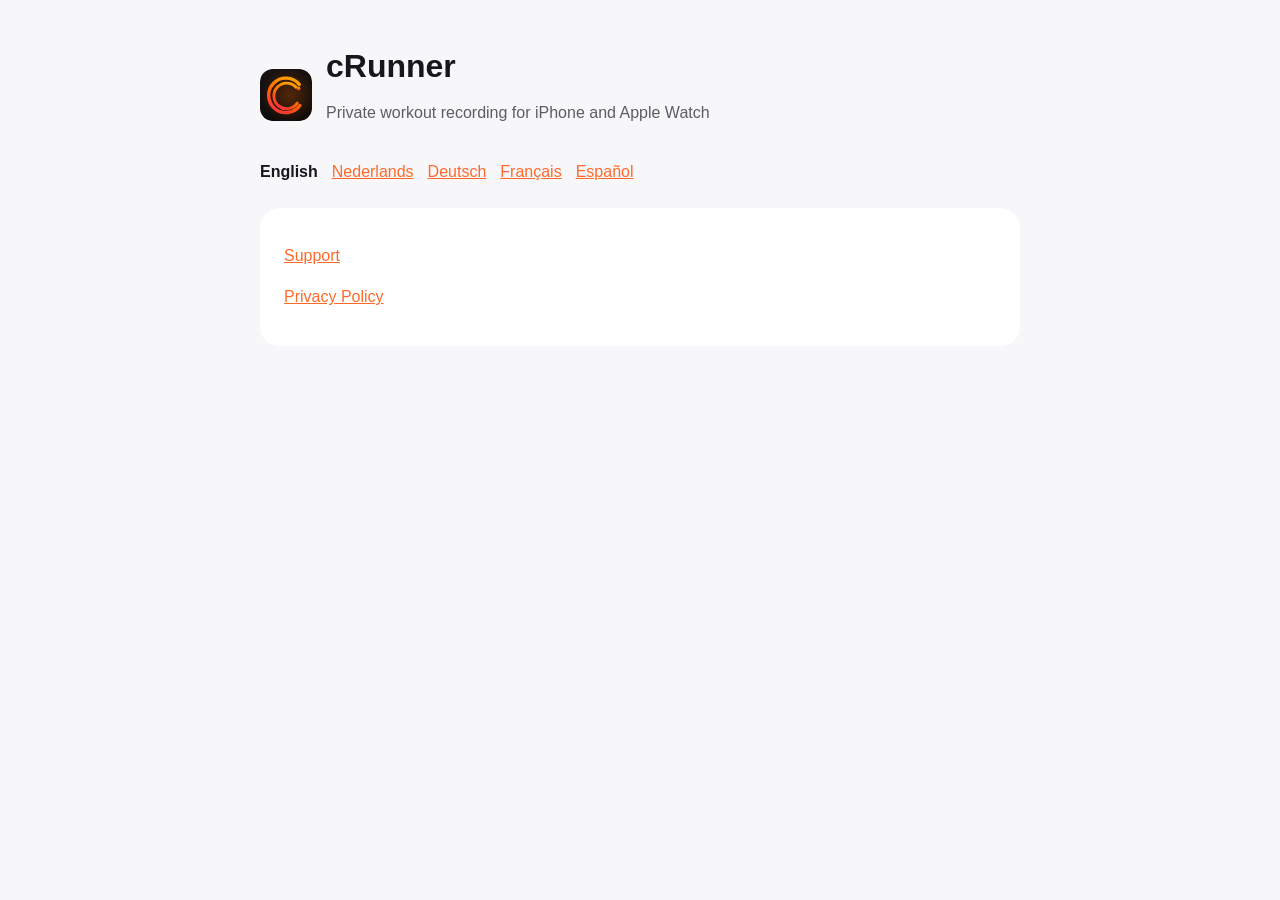
<file: index.html>
<!doctype html>
<html lang="en">
<head>
  <meta charset="utf-8">
  <meta name="viewport" content="width=device-width, initial-scale=1">
  <meta name="description" content="Official cRunner support and privacy information for iPhone and Apple Watch.">
  <title>cRunner — Support and Privacy</title>
  <link rel="icon" href="logo.svg" type="image/svg+xml">
  <link rel="stylesheet" href="styles.css">
</head>
<body>
<main>
  <header><img class="mark" src="logo.svg" alt=""><div><h1>cRunner</h1><p>Private workout recording for iPhone and Apple Watch</p></div></header>
  <nav class="languages" aria-label="Language"><a href="index.html" aria-current="page">English</a><a href="nl/index.html">Nederlands</a><a href="de/index.html">Deutsch</a><a href="fr/index.html">Français</a><a href="es/index.html">Español</a></nav>
  <div class="card"><p><a href="support.html">Support</a></p><p><a href="privacy.html">Privacy Policy</a></p></div>
</main>
</body>
</html>
</file>
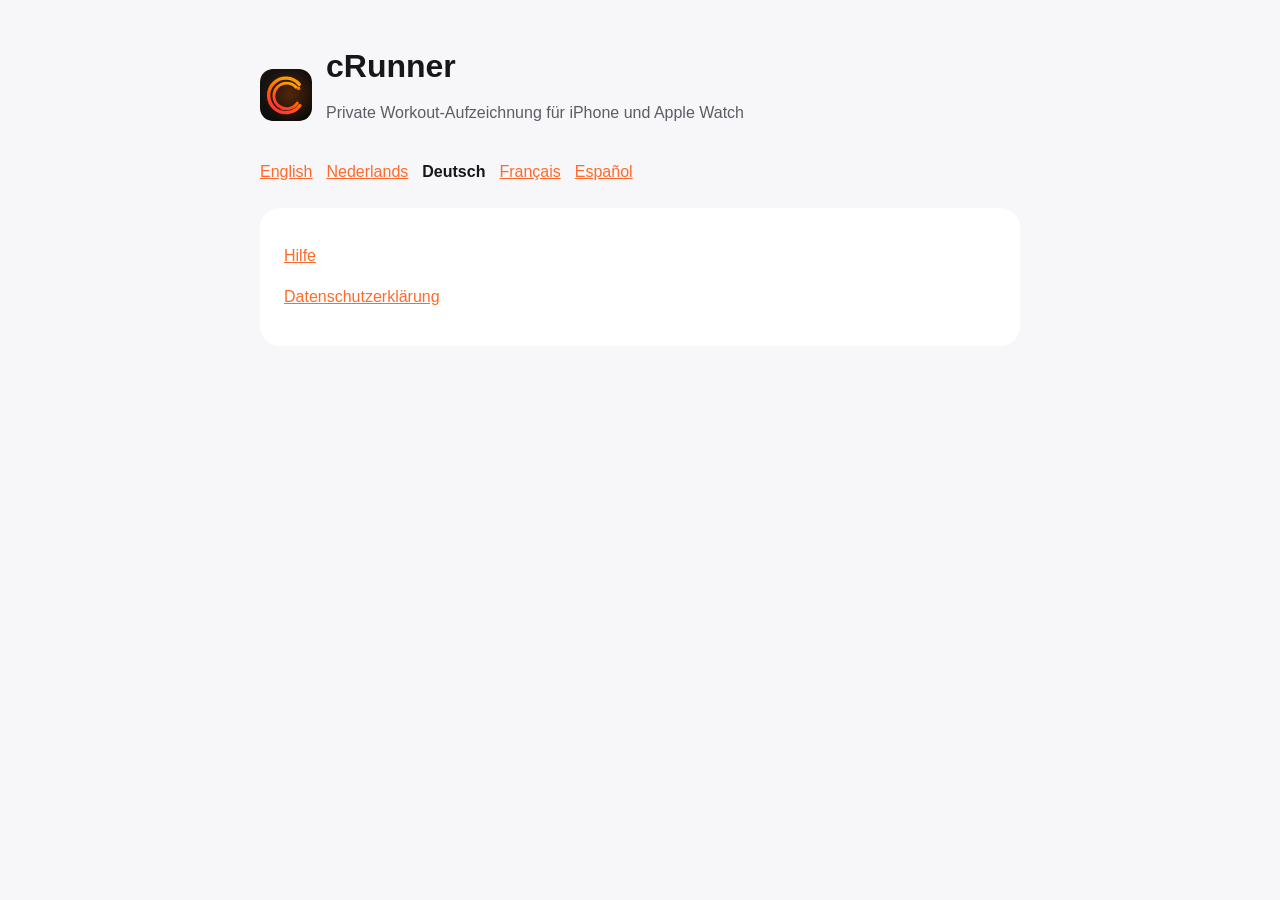
<file: de/index.html>
<!doctype html>
<html lang="de">
<head>
  <meta charset="utf-8">
  <meta name="viewport" content="width=device-width, initial-scale=1">
  <meta name="description" content="Offizielle Hilfe und Datenschutzinformationen für cRunner auf iPhone und Apple Watch.">
  <title>cRunner — Hilfe und Datenschutz</title>
  <link rel="icon" href="../logo.svg" type="image/svg+xml">
  <link rel="stylesheet" href="../styles.css">
</head>
<body>
<main>
  <header><img class="mark" src="../logo.svg" alt=""><div><h1>cRunner</h1><p>Private Workout-Aufzeichnung für iPhone und Apple Watch</p></div></header>
  <nav class="languages" aria-label="Sprache"><a href="../index.html">English</a><a href="../nl/index.html">Nederlands</a><a href="index.html" aria-current="page">Deutsch</a><a href="../fr/index.html">Français</a><a href="../es/index.html">Español</a></nav>
  <div class="card"><p><a href="support.html">Hilfe</a></p><p><a href="privacy.html">Datenschutzerklärung</a></p></div>
</main>
</body>
</html>
</file>
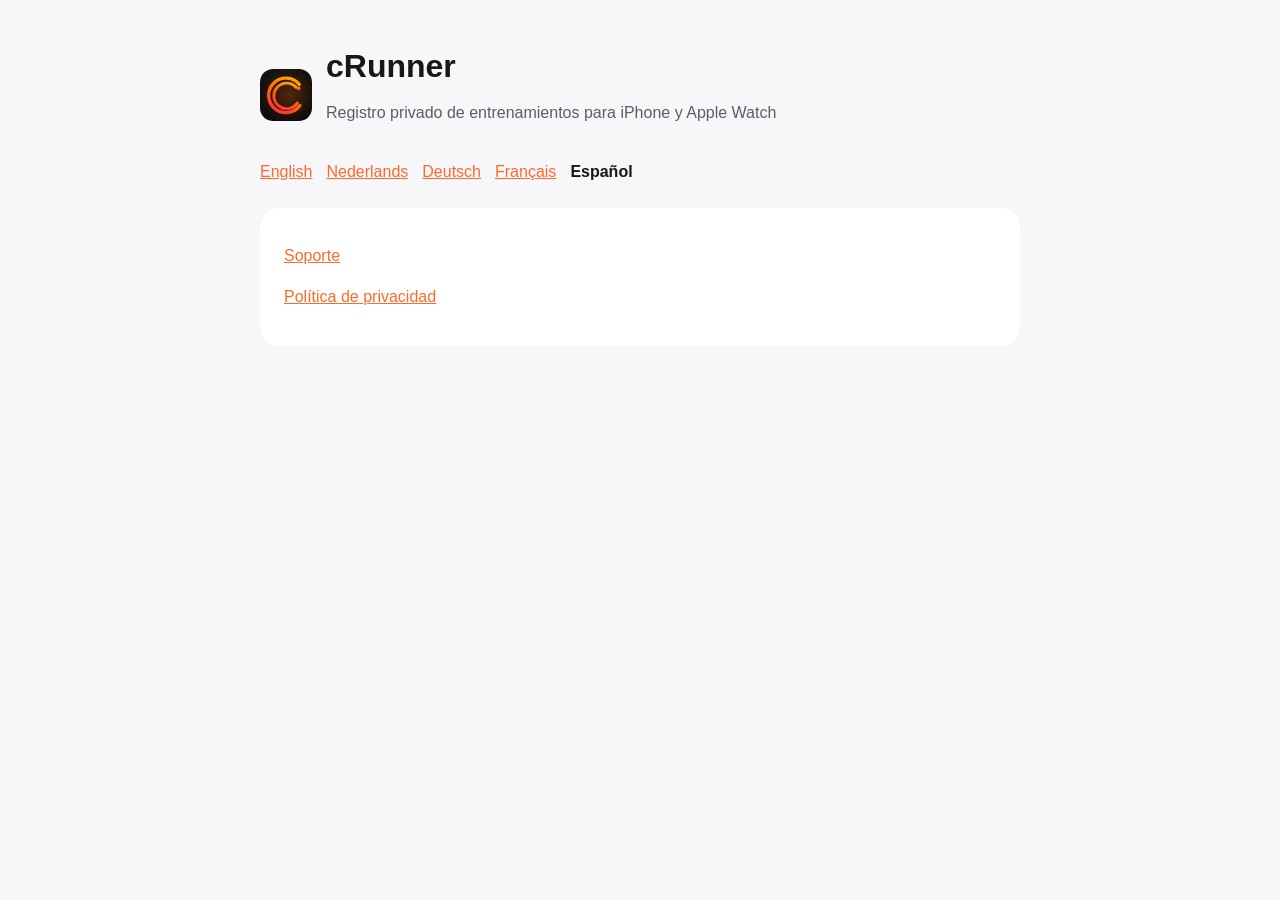
<file: es/index.html>
<!doctype html>
<html lang="es">
<head>
  <meta charset="utf-8">
  <meta name="viewport" content="width=device-width, initial-scale=1">
  <meta name="description" content="Soporte oficial e información de privacidad de cRunner para iPhone y Apple Watch.">
  <title>cRunner — Soporte y privacidad</title>
  <link rel="icon" href="../logo.svg" type="image/svg+xml">
  <link rel="stylesheet" href="../styles.css">
</head>
<body>
<main>
  <header><img class="mark" src="../logo.svg" alt=""><div><h1>cRunner</h1><p>Registro privado de entrenamientos para iPhone y Apple Watch</p></div></header>
  <nav class="languages" aria-label="Idioma"><a href="../index.html">English</a><a href="../nl/index.html">Nederlands</a><a href="../de/index.html">Deutsch</a><a href="../fr/index.html">Français</a><a href="index.html" aria-current="page">Español</a></nav>
  <div class="card"><p><a href="support.html">Soporte</a></p><p><a href="privacy.html">Política de privacidad</a></p></div>
</main>
</body>
</html>
</file>
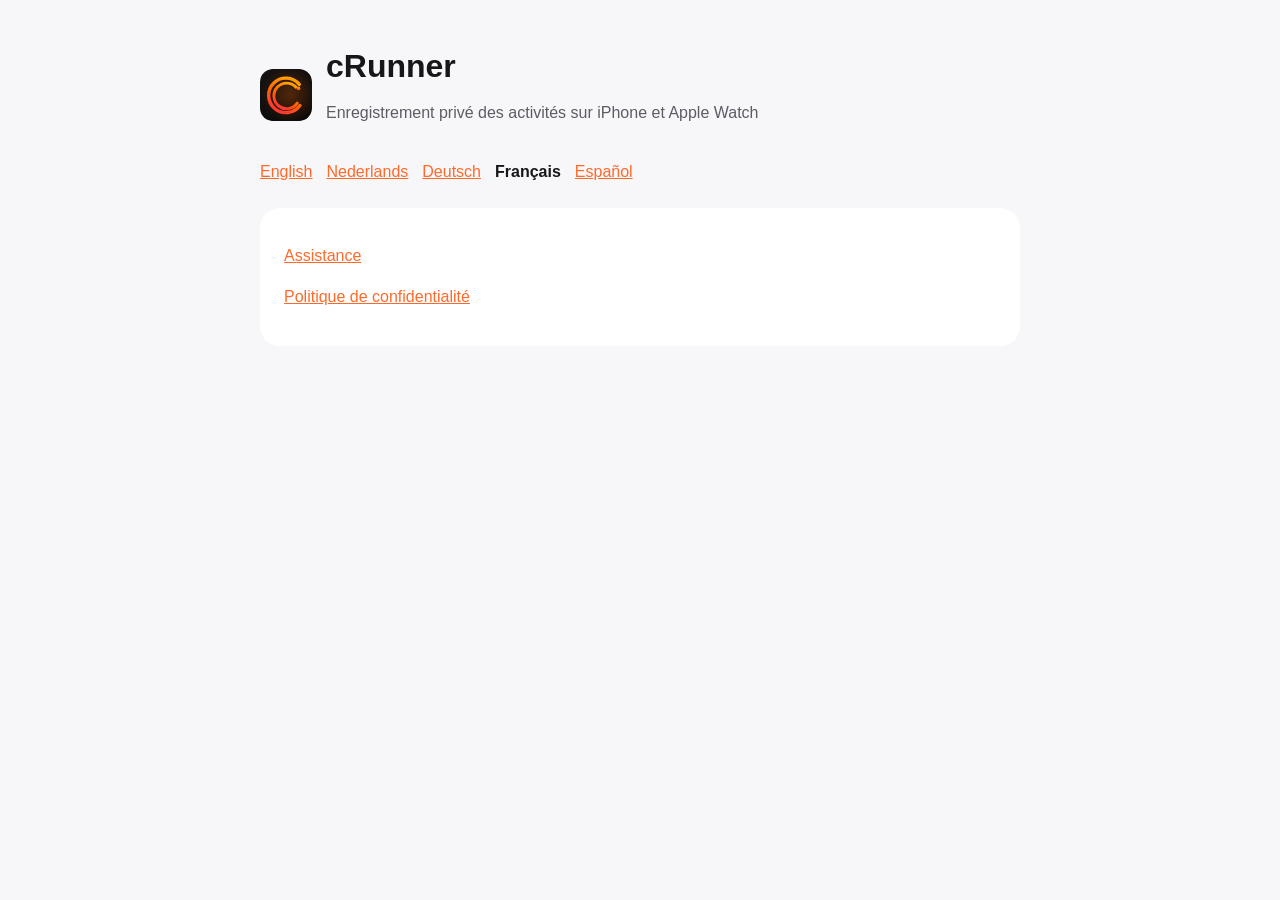
<file: fr/index.html>
<!doctype html>
<html lang="fr">
<head>
  <meta charset="utf-8">
  <meta name="viewport" content="width=device-width, initial-scale=1">
  <meta name="description" content="Assistance officielle et informations de confidentialité pour cRunner sur iPhone et Apple Watch.">
  <title>cRunner — Assistance et confidentialité</title>
  <link rel="icon" href="../logo.svg" type="image/svg+xml">
  <link rel="stylesheet" href="../styles.css">
</head>
<body>
<main>
  <header><img class="mark" src="../logo.svg" alt=""><div><h1>cRunner</h1><p>Enregistrement privé des activités sur iPhone et Apple Watch</p></div></header>
  <nav class="languages" aria-label="Langue"><a href="../index.html">English</a><a href="../nl/index.html">Nederlands</a><a href="../de/index.html">Deutsch</a><a href="index.html" aria-current="page">Français</a><a href="../es/index.html">Español</a></nav>
  <div class="card"><p><a href="support.html">Assistance</a></p><p><a href="privacy.html">Politique de confidentialité</a></p></div>
</main>
</body>
</html>
</file>
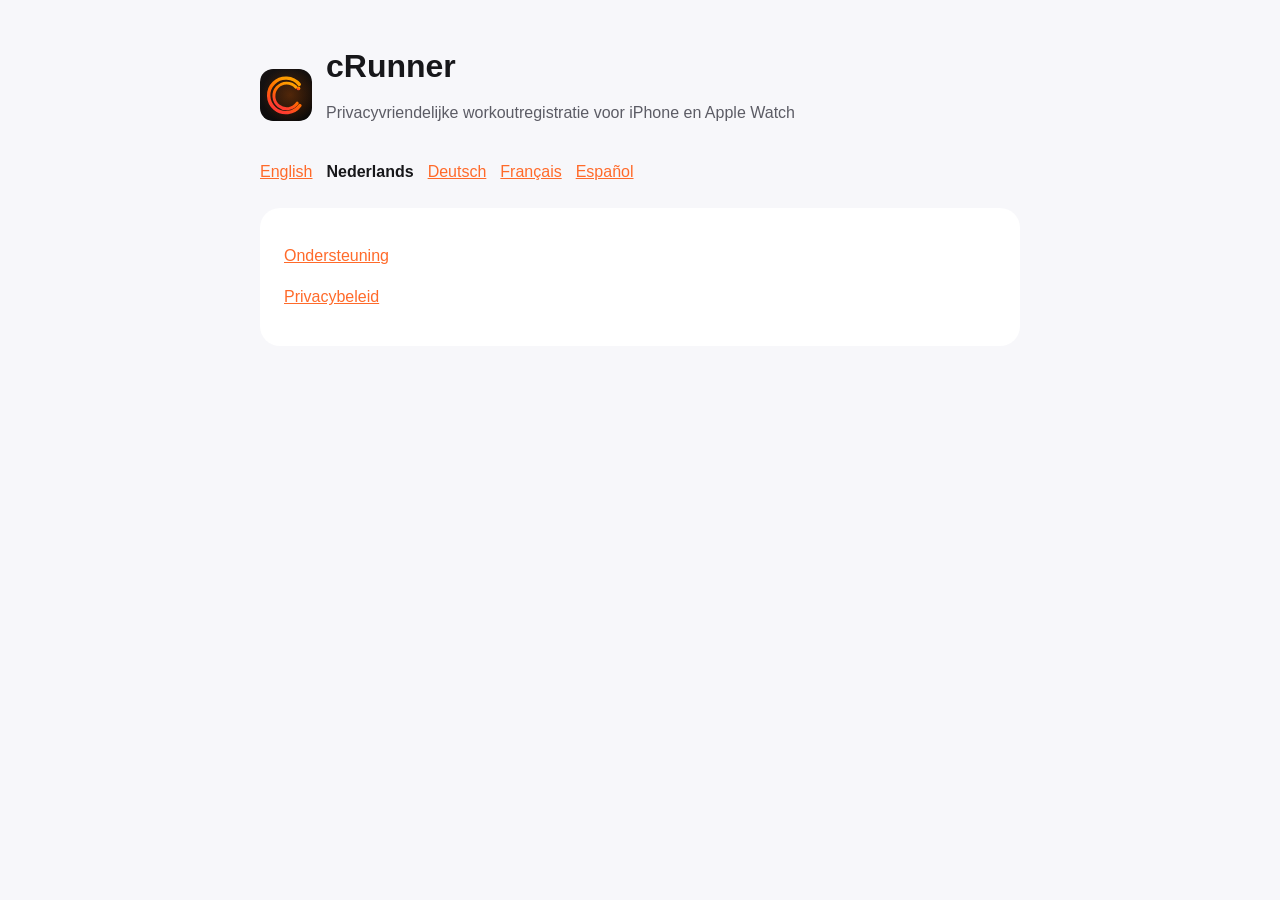
<file: nl/index.html>
<!doctype html>
<html lang="nl">
<head>
  <meta charset="utf-8">
  <meta name="viewport" content="width=device-width, initial-scale=1">
  <meta name="description" content="Officiële ondersteuning en privacy-informatie voor cRunner op iPhone en Apple Watch.">
  <title>cRunner — Ondersteuning en privacy</title>
  <link rel="icon" href="../logo.svg" type="image/svg+xml">
  <link rel="stylesheet" href="../styles.css">
</head>
<body>
<main>
  <header><img class="mark" src="../logo.svg" alt=""><div><h1>cRunner</h1><p>Privacyvriendelijke workoutregistratie voor iPhone en Apple Watch</p></div></header>
  <nav class="languages" aria-label="Taal"><a href="../index.html">English</a><a href="index.html" aria-current="page">Nederlands</a><a href="../de/index.html">Deutsch</a><a href="../fr/index.html">Français</a><a href="../es/index.html">Español</a></nav>
  <div class="card"><p><a href="support.html">Ondersteuning</a></p><p><a href="privacy.html">Privacybeleid</a></p></div>
</main>
</body>
</html>
</file>
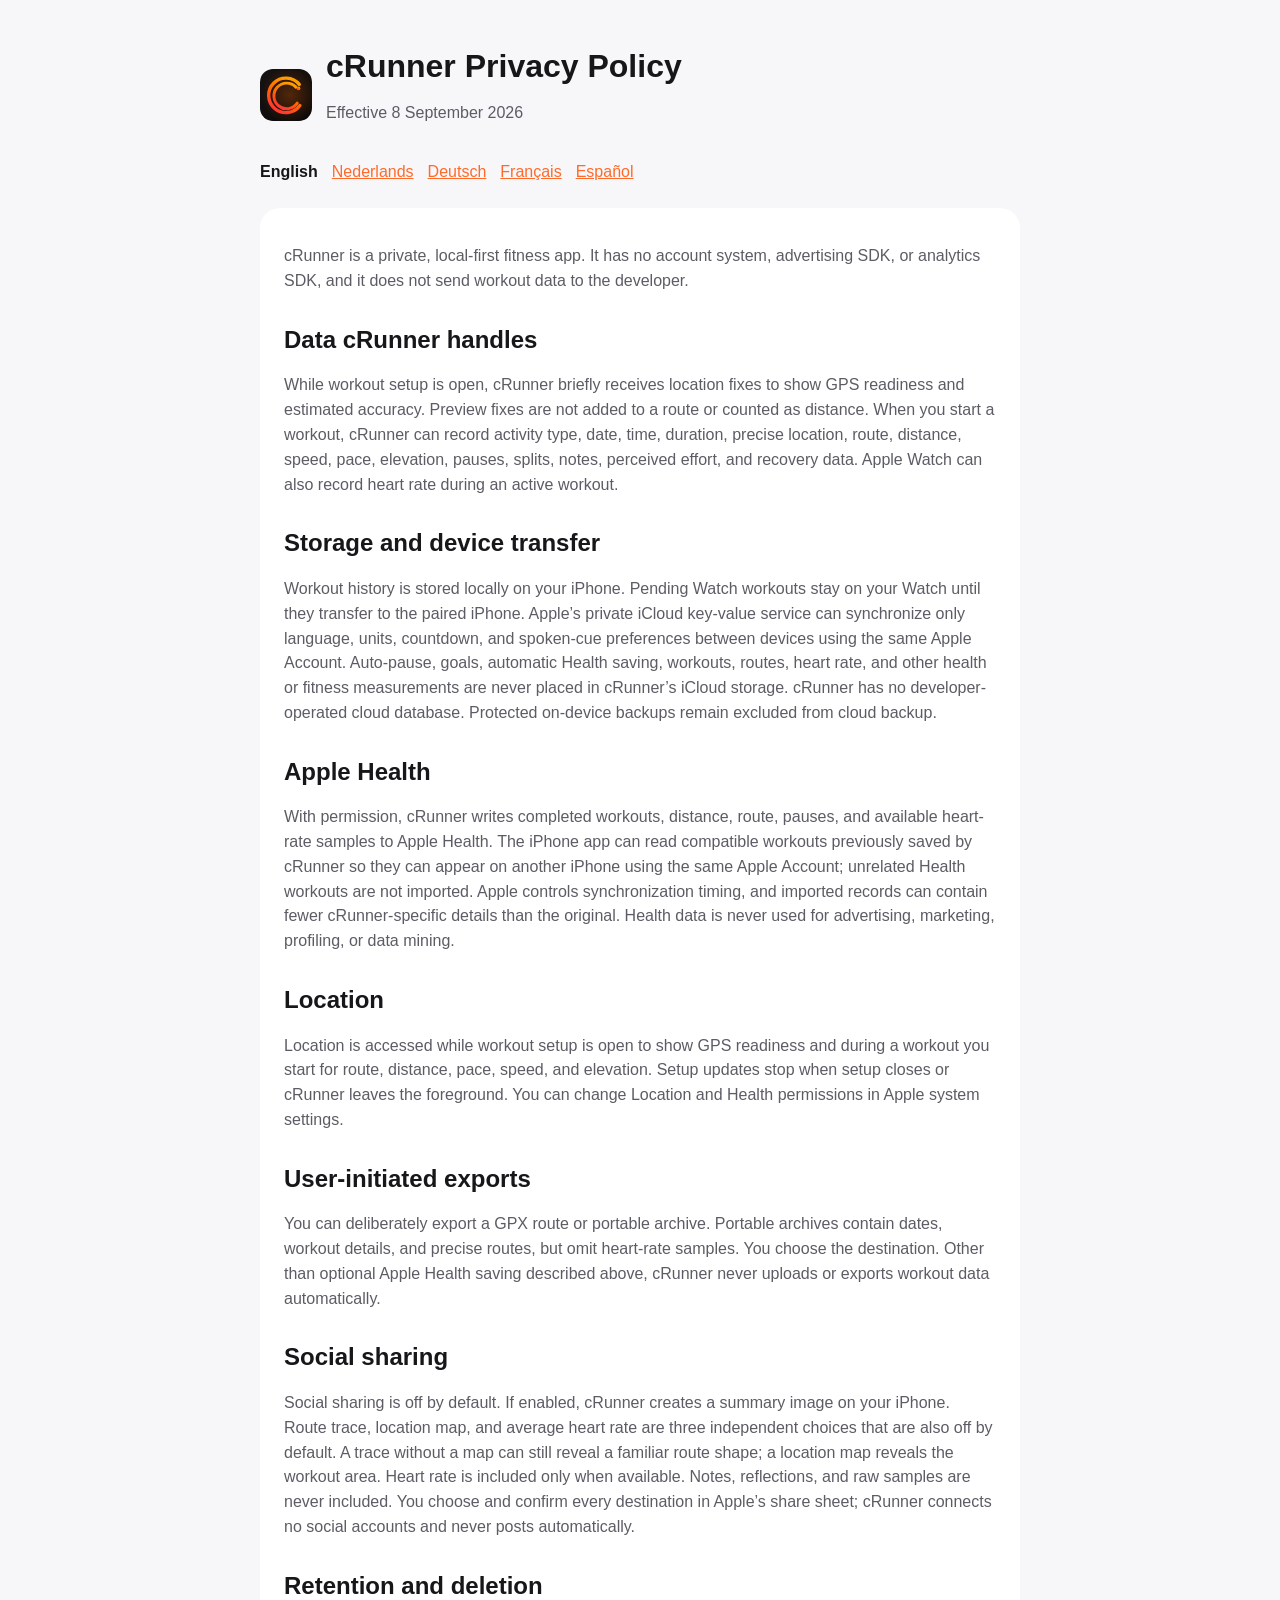
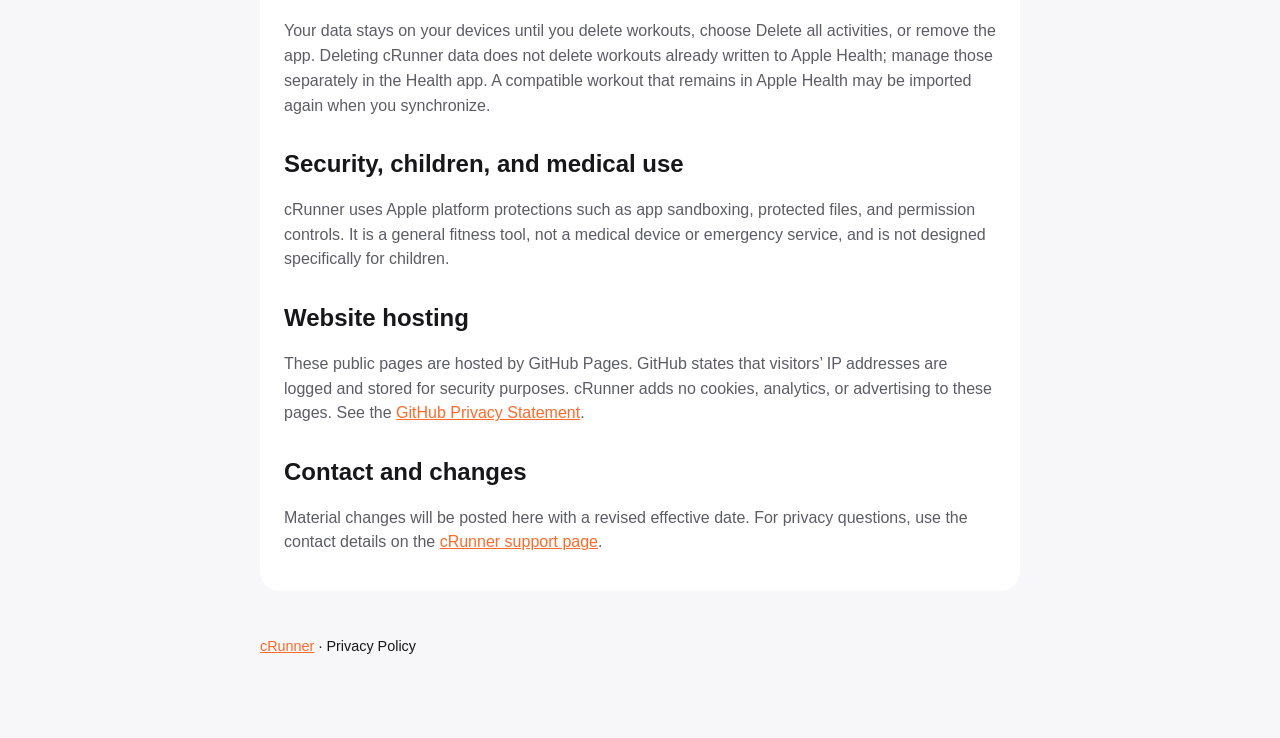
<file: privacy.html>
<!doctype html>
<html lang="en">
<head>
  <meta charset="utf-8">
  <meta name="viewport" content="width=device-width, initial-scale=1">
  <meta name="description" content="The cRunner privacy policy explains how workout, location, Health, and Watch data stay under your control.">
  <title>cRunner Privacy Policy</title>
  <link rel="icon" href="logo.svg" type="image/svg+xml">
  <link rel="stylesheet" href="styles.css">
</head>
<body>
<main>
  <header><img class="mark" src="logo.svg" alt=""><div><h1>cRunner Privacy Policy</h1><p>Effective 8 September 2026</p></div></header>
  <nav class="languages" aria-label="Language"><a href="privacy.html" aria-current="page">English</a><a href="nl/privacy.html">Nederlands</a><a href="de/privacy.html">Deutsch</a><a href="fr/privacy.html">Français</a><a href="es/privacy.html">Español</a></nav>
  <div class="card">
    <p>cRunner is a private, local-first fitness app. It has no account system, advertising SDK, or analytics SDK, and it does not send workout data to the developer.</p>
    <h2>Data cRunner handles</h2>
    <p>While workout setup is open, cRunner briefly receives location fixes to show GPS readiness and estimated accuracy. Preview fixes are not added to a route or counted as distance. When you start a workout, cRunner can record activity type, date, time, duration, precise location, route, distance, speed, pace, elevation, pauses, splits, notes, perceived effort, and recovery data. Apple Watch can also record heart rate during an active workout.</p>
    <h2>Storage and device transfer</h2>
    <p>Workout history is stored locally on your iPhone. Pending Watch workouts stay on your Watch until they transfer to the paired iPhone. Apple’s private iCloud key-value service can synchronize only language, units, countdown, and spoken-cue preferences between devices using the same Apple Account. Auto-pause, goals, automatic Health saving, workouts, routes, heart rate, and other health or fitness measurements are never placed in cRunner’s iCloud storage. cRunner has no developer-operated cloud database. Protected on-device backups remain excluded from cloud backup.</p>
    <h2>Apple Health</h2>
    <p>With permission, cRunner writes completed workouts, distance, route, pauses, and available heart-rate samples to Apple Health. The iPhone app can read compatible workouts previously saved by cRunner so they can appear on another iPhone using the same Apple Account; unrelated Health workouts are not imported. Apple controls synchronization timing, and imported records can contain fewer cRunner-specific details than the original. Health data is never used for advertising, marketing, profiling, or data mining.</p>
    <h2>Location</h2>
    <p>Location is accessed while workout setup is open to show GPS readiness and during a workout you start for route, distance, pace, speed, and elevation. Setup updates stop when setup closes or cRunner leaves the foreground. You can change Location and Health permissions in Apple system settings.</p>
    <h2>User-initiated exports</h2>
    <p>You can deliberately export a GPX route or portable archive. Portable archives contain dates, workout details, and precise routes, but omit heart-rate samples. You choose the destination. Other than optional Apple Health saving described above, cRunner never uploads or exports workout data automatically.</p>
    <h2>Social sharing</h2>
    <p>Social sharing is off by default. If enabled, cRunner creates a summary image on your iPhone. Route trace, location map, and average heart rate are three independent choices that are also off by default. A trace without a map can still reveal a familiar route shape; a location map reveals the workout area. Heart rate is included only when available. Notes, reflections, and raw samples are never included. You choose and confirm every destination in Apple’s share sheet; cRunner connects no social accounts and never posts automatically.</p>
    <h2>Retention and deletion</h2>
    <p>Your data stays on your devices until you delete workouts, choose Delete all activities, or remove the app. Deleting cRunner data does not delete workouts already written to Apple Health; manage those separately in the Health app. A compatible workout that remains in Apple Health may be imported again when you synchronize.</p>
    <h2>Security, children, and medical use</h2>
    <p>cRunner uses Apple platform protections such as app sandboxing, protected files, and permission controls. It is a general fitness tool, not a medical device or emergency service, and is not designed specifically for children.</p>
    <h2>Website hosting</h2>
    <p>These public pages are hosted by GitHub Pages. GitHub states that visitors’ IP addresses are logged and stored for security purposes. cRunner adds no cookies, analytics, or advertising to these pages. See the <a href="https://docs.github.com/en/site-policy/privacy-policies/github-general-privacy-statement">GitHub Privacy Statement</a>.</p>
    <h2>Contact and changes</h2>
    <p>Material changes will be posted here with a revised effective date. For privacy questions, use the contact details on the <a href="support.html">cRunner support page</a>.</p>
  </div>
  <footer><a href="index.html">cRunner</a> · Privacy Policy</footer>
</main>
</body>
</html>
</file>
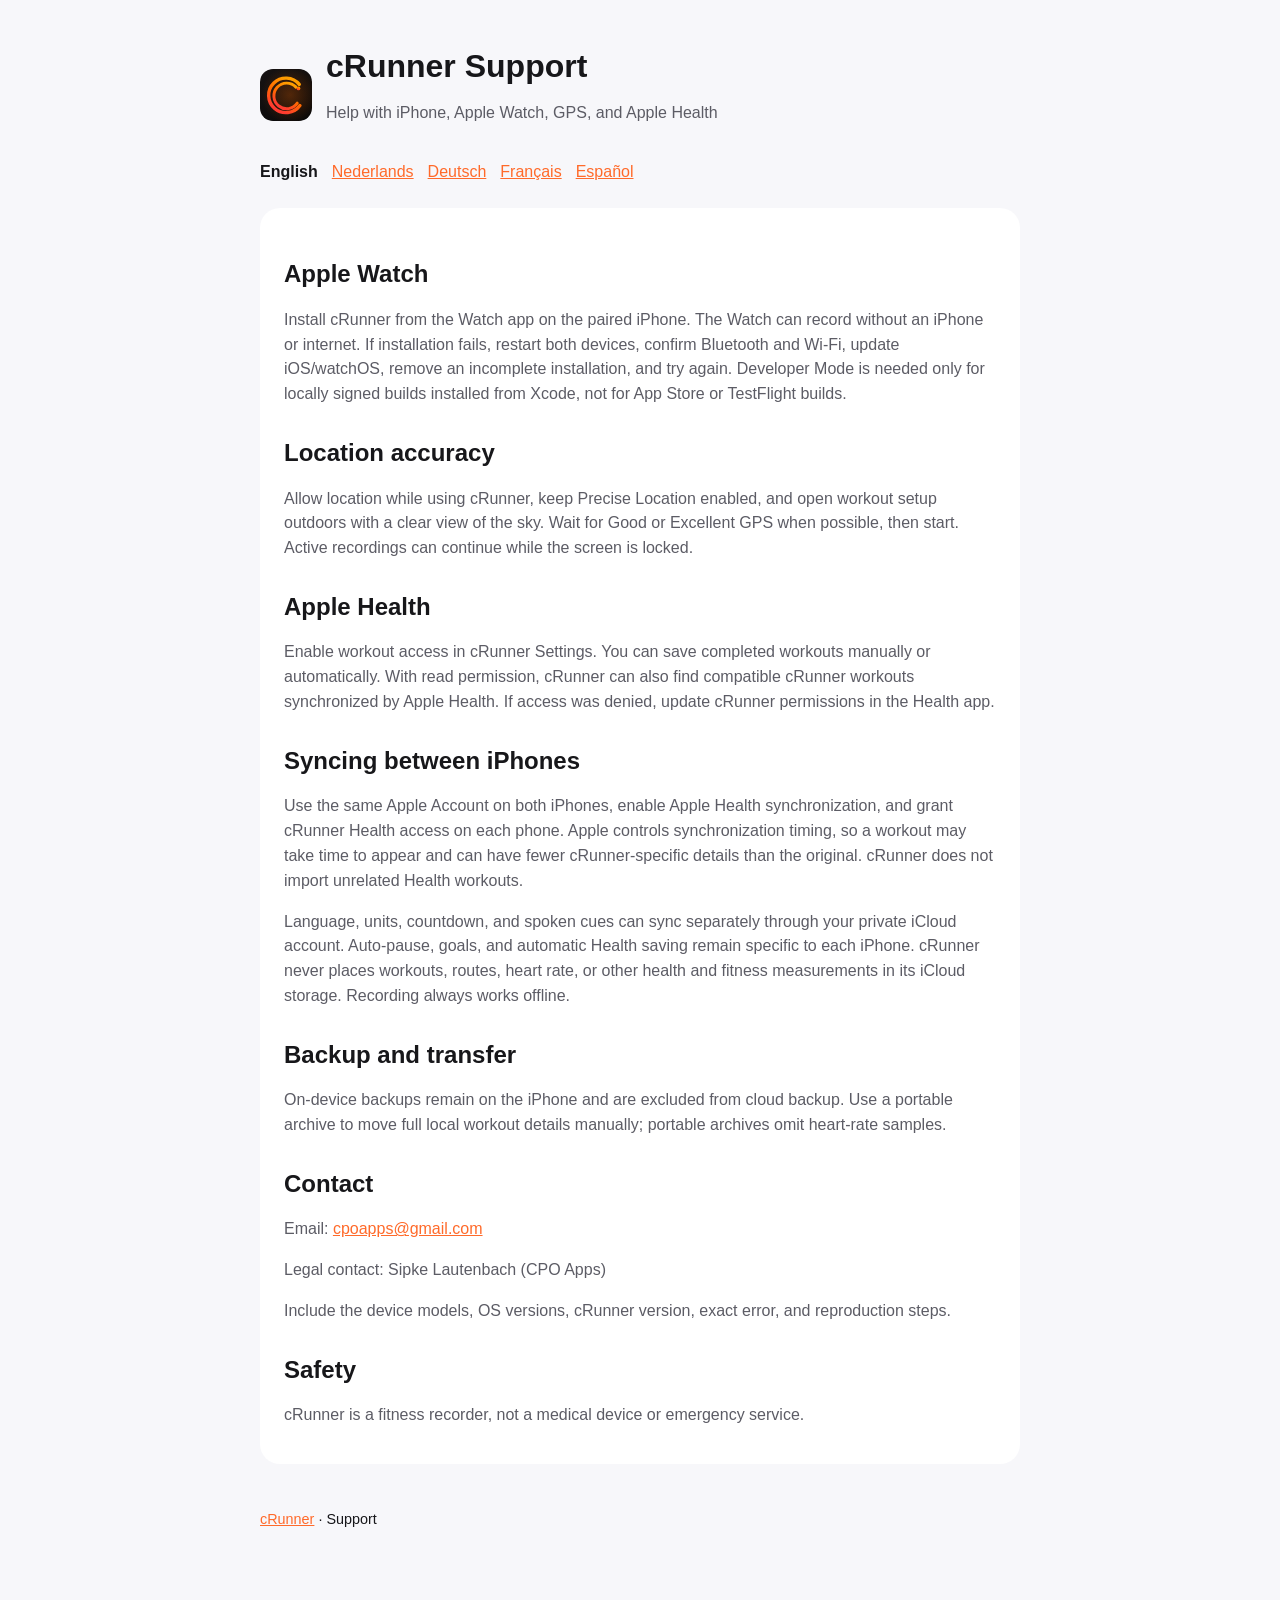
<file: support.html>
<!doctype html>
<html lang="en">
<head>
  <meta charset="utf-8">
  <meta name="viewport" content="width=device-width, initial-scale=1">
  <meta name="description" content="Official help for cRunner on iPhone and Apple Watch, including GPS, Apple Health, backup, and contact information.">
  <title>cRunner Support</title>
  <link rel="icon" href="logo.svg" type="image/svg+xml">
  <link rel="stylesheet" href="styles.css">
</head>
<body>
<main>
  <header><img class="mark" src="logo.svg" alt=""><div><h1>cRunner Support</h1><p>Help with iPhone, Apple Watch, GPS, and Apple Health</p></div></header>
  <nav class="languages" aria-label="Language"><a href="support.html" aria-current="page">English</a><a href="nl/support.html">Nederlands</a><a href="de/support.html">Deutsch</a><a href="fr/support.html">Français</a><a href="es/support.html">Español</a></nav>
  <div class="card">
    <h2>Apple Watch</h2>
    <p>Install cRunner from the Watch app on the paired iPhone. The Watch can record without an iPhone or internet. If installation fails, restart both devices, confirm Bluetooth and Wi-Fi, update iOS/watchOS, remove an incomplete installation, and try again. Developer Mode is needed only for locally signed builds installed from Xcode, not for App Store or TestFlight builds.</p>
    <h2>Location accuracy</h2>
    <p>Allow location while using cRunner, keep Precise Location enabled, and open workout setup outdoors with a clear view of the sky. Wait for Good or Excellent GPS when possible, then start. Active recordings can continue while the screen is locked.</p>
    <h2>Apple Health</h2>
    <p>Enable workout access in cRunner Settings. You can save completed workouts manually or automatically. With read permission, cRunner can also find compatible cRunner workouts synchronized by Apple Health. If access was denied, update cRunner permissions in the Health app.</p>
    <h2>Syncing between iPhones</h2>
    <p>Use the same Apple Account on both iPhones, enable Apple Health synchronization, and grant cRunner Health access on each phone. Apple controls synchronization timing, so a workout may take time to appear and can have fewer cRunner-specific details than the original. cRunner does not import unrelated Health workouts.</p>
    <p>Language, units, countdown, and spoken cues can sync separately through your private iCloud account. Auto-pause, goals, and automatic Health saving remain specific to each iPhone. cRunner never places workouts, routes, heart rate, or other health and fitness measurements in its iCloud storage. Recording always works offline.</p>
    <h2>Backup and transfer</h2>
    <p>On-device backups remain on the iPhone and are excluded from cloud backup. Use a portable archive to move full local workout details manually; portable archives omit heart-rate samples.</p>
    <h2>Contact</h2>
    <p>Email: <a href="mailto:cpoapps@gmail.com">cpoapps@gmail.com</a></p>
    <p>Legal contact: Sipke Lautenbach (CPO Apps)</p>
    <p>Include the device models, OS versions, cRunner version, exact error, and reproduction steps.</p>
    <h2>Safety</h2>
    <p>cRunner is a fitness recorder, not a medical device or emergency service.</p>
  </div>
  <footer><a href="index.html">cRunner</a> · Support</footer>
</main>
</body>
</html>
</file>
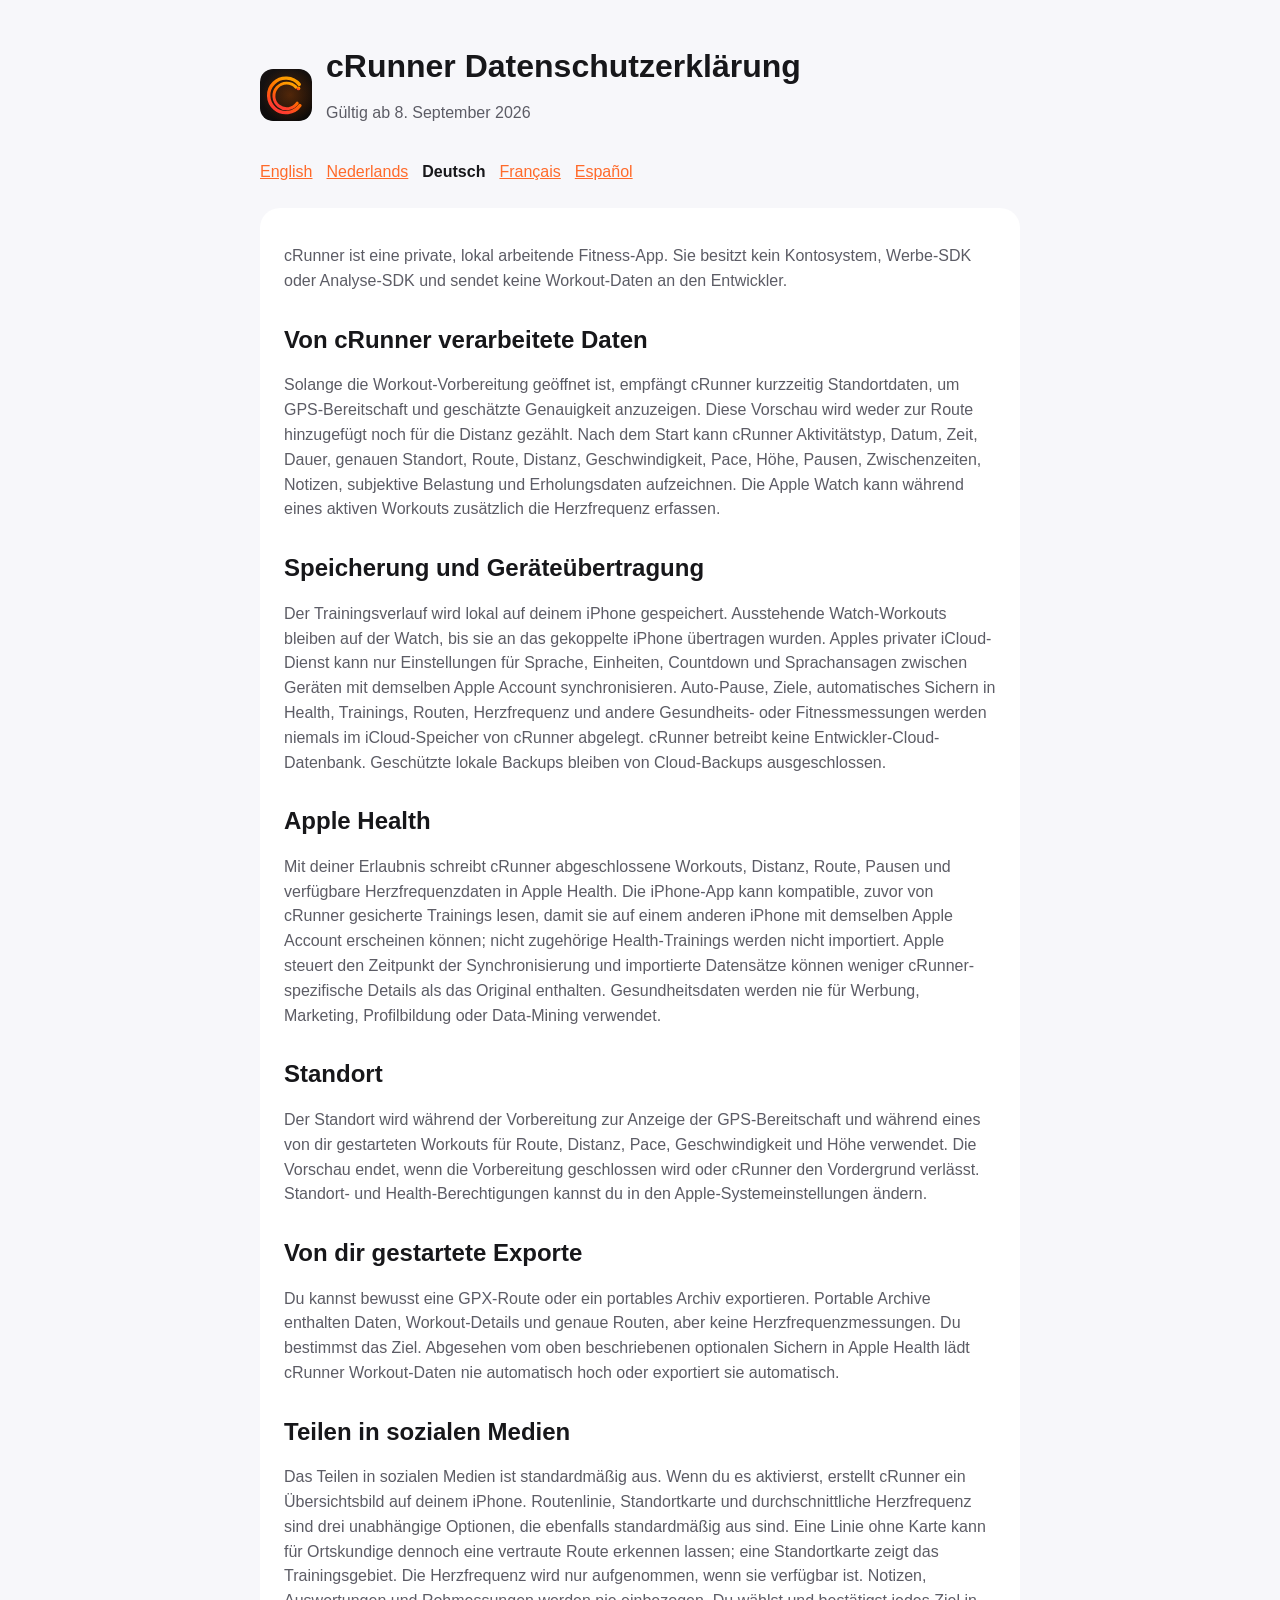
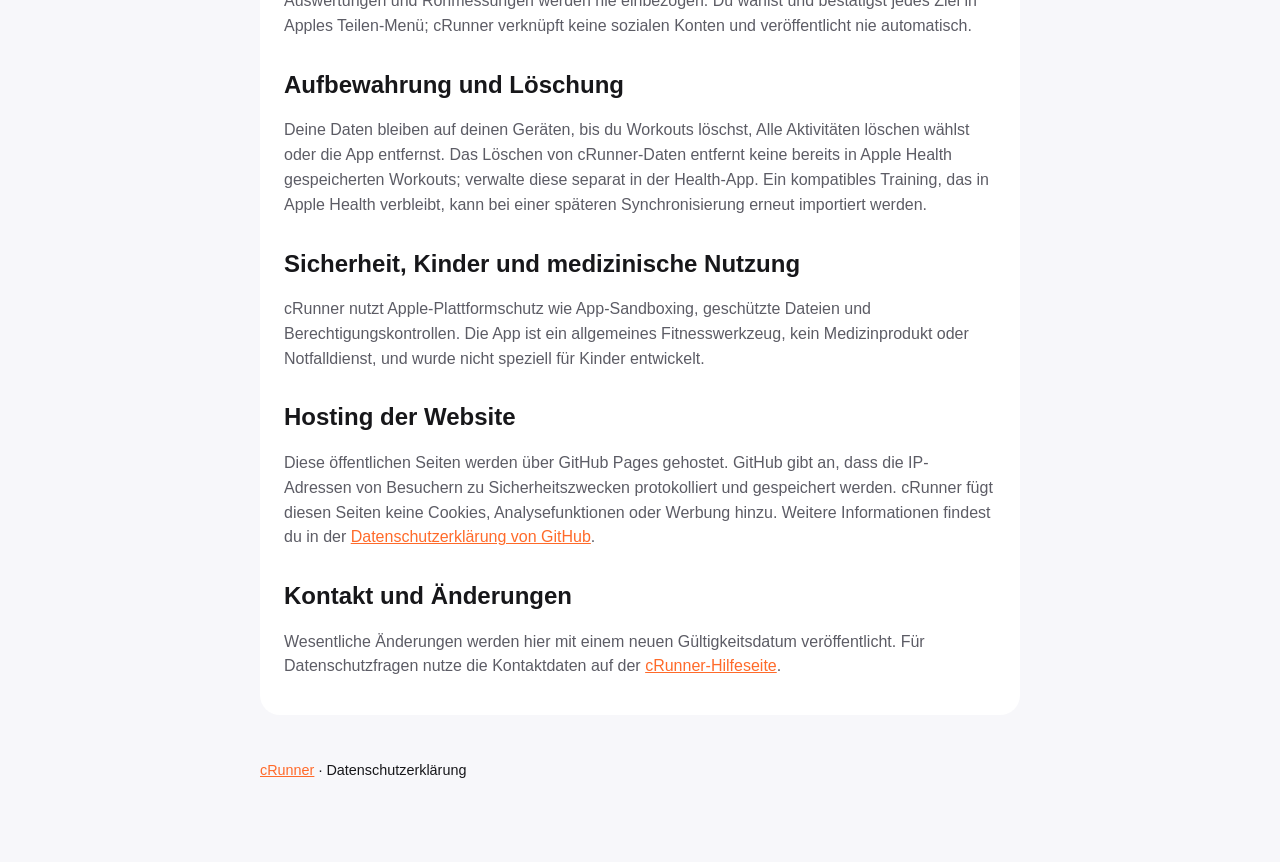
<file: de/privacy.html>
<!doctype html>
<html lang="de">
<head>
  <meta charset="utf-8">
  <meta name="viewport" content="width=device-width, initial-scale=1">
  <meta name="description" content="Die Datenschutzerklärung von cRunner erläutert, wie Workout-, Standort-, Health- und Watch-Daten unter deiner Kontrolle bleiben.">
  <title>cRunner Datenschutzerklärung</title>
  <link rel="icon" href="../logo.svg" type="image/svg+xml">
  <link rel="stylesheet" href="../styles.css">
</head>
<body>
<main>
  <header><img class="mark" src="../logo.svg" alt=""><div><h1>cRunner Datenschutzerklärung</h1><p>Gültig ab 8. September 2026</p></div></header>
  <nav class="languages" aria-label="Sprache"><a href="../privacy.html">English</a><a href="../nl/privacy.html">Nederlands</a><a href="privacy.html" aria-current="page">Deutsch</a><a href="../fr/privacy.html">Français</a><a href="../es/privacy.html">Español</a></nav>
  <div class="card">
    <p>cRunner ist eine private, lokal arbeitende Fitness-App. Sie besitzt kein Kontosystem, Werbe-SDK oder Analyse-SDK und sendet keine Workout-Daten an den Entwickler.</p>
    <h2>Von cRunner verarbeitete Daten</h2>
    <p>Solange die Workout-Vorbereitung geöffnet ist, empfängt cRunner kurzzeitig Standortdaten, um GPS-Bereitschaft und geschätzte Genauigkeit anzuzeigen. Diese Vorschau wird weder zur Route hinzugefügt noch für die Distanz gezählt. Nach dem Start kann cRunner Aktivitätstyp, Datum, Zeit, Dauer, genauen Standort, Route, Distanz, Geschwindigkeit, Pace, Höhe, Pausen, Zwischenzeiten, Notizen, subjektive Belastung und Erholungsdaten aufzeichnen. Die Apple Watch kann während eines aktiven Workouts zusätzlich die Herzfrequenz erfassen.</p>
    <h2>Speicherung und Geräteübertragung</h2>
    <p>Der Trainingsverlauf wird lokal auf deinem iPhone gespeichert. Ausstehende Watch-Workouts bleiben auf der Watch, bis sie an das gekoppelte iPhone übertragen wurden. Apples privater iCloud-Dienst kann nur Einstellungen für Sprache, Einheiten, Countdown und Sprachansagen zwischen Geräten mit demselben Apple Account synchronisieren. Auto-Pause, Ziele, automatisches Sichern in Health, Trainings, Routen, Herzfrequenz und andere Gesundheits- oder Fitnessmessungen werden niemals im iCloud-Speicher von cRunner abgelegt. cRunner betreibt keine Entwickler-Cloud-Datenbank. Geschützte lokale Backups bleiben von Cloud-Backups ausgeschlossen.</p>
    <h2>Apple Health</h2>
    <p>Mit deiner Erlaubnis schreibt cRunner abgeschlossene Workouts, Distanz, Route, Pausen und verfügbare Herzfrequenzdaten in Apple Health. Die iPhone-App kann kompatible, zuvor von cRunner gesicherte Trainings lesen, damit sie auf einem anderen iPhone mit demselben Apple Account erscheinen können; nicht zugehörige Health-Trainings werden nicht importiert. Apple steuert den Zeitpunkt der Synchronisierung und importierte Datensätze können weniger cRunner-spezifische Details als das Original enthalten. Gesundheitsdaten werden nie für Werbung, Marketing, Profilbildung oder Data-Mining verwendet.</p>
    <h2>Standort</h2>
    <p>Der Standort wird während der Vorbereitung zur Anzeige der GPS-Bereitschaft und während eines von dir gestarteten Workouts für Route, Distanz, Pace, Geschwindigkeit und Höhe verwendet. Die Vorschau endet, wenn die Vorbereitung geschlossen wird oder cRunner den Vordergrund verlässt. Standort- und Health-Berechtigungen kannst du in den Apple-Systemeinstellungen ändern.</p>
    <h2>Von dir gestartete Exporte</h2>
    <p>Du kannst bewusst eine GPX-Route oder ein portables Archiv exportieren. Portable Archive enthalten Daten, Workout-Details und genaue Routen, aber keine Herzfrequenzmessungen. Du bestimmst das Ziel. Abgesehen vom oben beschriebenen optionalen Sichern in Apple Health lädt cRunner Workout-Daten nie automatisch hoch oder exportiert sie automatisch.</p>
    <h2>Teilen in sozialen Medien</h2>
    <p>Das Teilen in sozialen Medien ist standardmäßig aus. Wenn du es aktivierst, erstellt cRunner ein Übersichtsbild auf deinem iPhone. Routenlinie, Standortkarte und durchschnittliche Herzfrequenz sind drei unabhängige Optionen, die ebenfalls standardmäßig aus sind. Eine Linie ohne Karte kann für Ortskundige dennoch eine vertraute Route erkennen lassen; eine Standortkarte zeigt das Trainingsgebiet. Die Herzfrequenz wird nur aufgenommen, wenn sie verfügbar ist. Notizen, Auswertungen und Rohmessungen werden nie einbezogen. Du wählst und bestätigst jedes Ziel in Apples Teilen-Menü; cRunner verknüpft keine sozialen Konten und veröffentlicht nie automatisch.</p>
    <h2>Aufbewahrung und Löschung</h2>
    <p>Deine Daten bleiben auf deinen Geräten, bis du Workouts löschst, Alle Aktivitäten löschen wählst oder die App entfernst. Das Löschen von cRunner-Daten entfernt keine bereits in Apple Health gespeicherten Workouts; verwalte diese separat in der Health-App. Ein kompatibles Training, das in Apple Health verbleibt, kann bei einer späteren Synchronisierung erneut importiert werden.</p>
    <h2>Sicherheit, Kinder und medizinische Nutzung</h2>
    <p>cRunner nutzt Apple-Plattformschutz wie App-Sandboxing, geschützte Dateien und Berechtigungskontrollen. Die App ist ein allgemeines Fitnesswerkzeug, kein Medizinprodukt oder Notfalldienst, und wurde nicht speziell für Kinder entwickelt.</p>
    <h2>Hosting der Website</h2>
    <p>Diese öffentlichen Seiten werden über GitHub Pages gehostet. GitHub gibt an, dass die IP-Adressen von Besuchern zu Sicherheitszwecken protokolliert und gespeichert werden. cRunner fügt diesen Seiten keine Cookies, Analysefunktionen oder Werbung hinzu. Weitere Informationen findest du in der <a href="https://docs.github.com/en/site-policy/privacy-policies/github-general-privacy-statement">Datenschutzerklärung von GitHub</a>.</p>
    <h2>Kontakt und Änderungen</h2>
    <p>Wesentliche Änderungen werden hier mit einem neuen Gültigkeitsdatum veröffentlicht. Für Datenschutzfragen nutze die Kontaktdaten auf der <a href="support.html">cRunner-Hilfeseite</a>.</p>
  </div>
  <footer><a href="index.html">cRunner</a> · Datenschutzerklärung</footer>
</main>
</body>
</html>
</file>
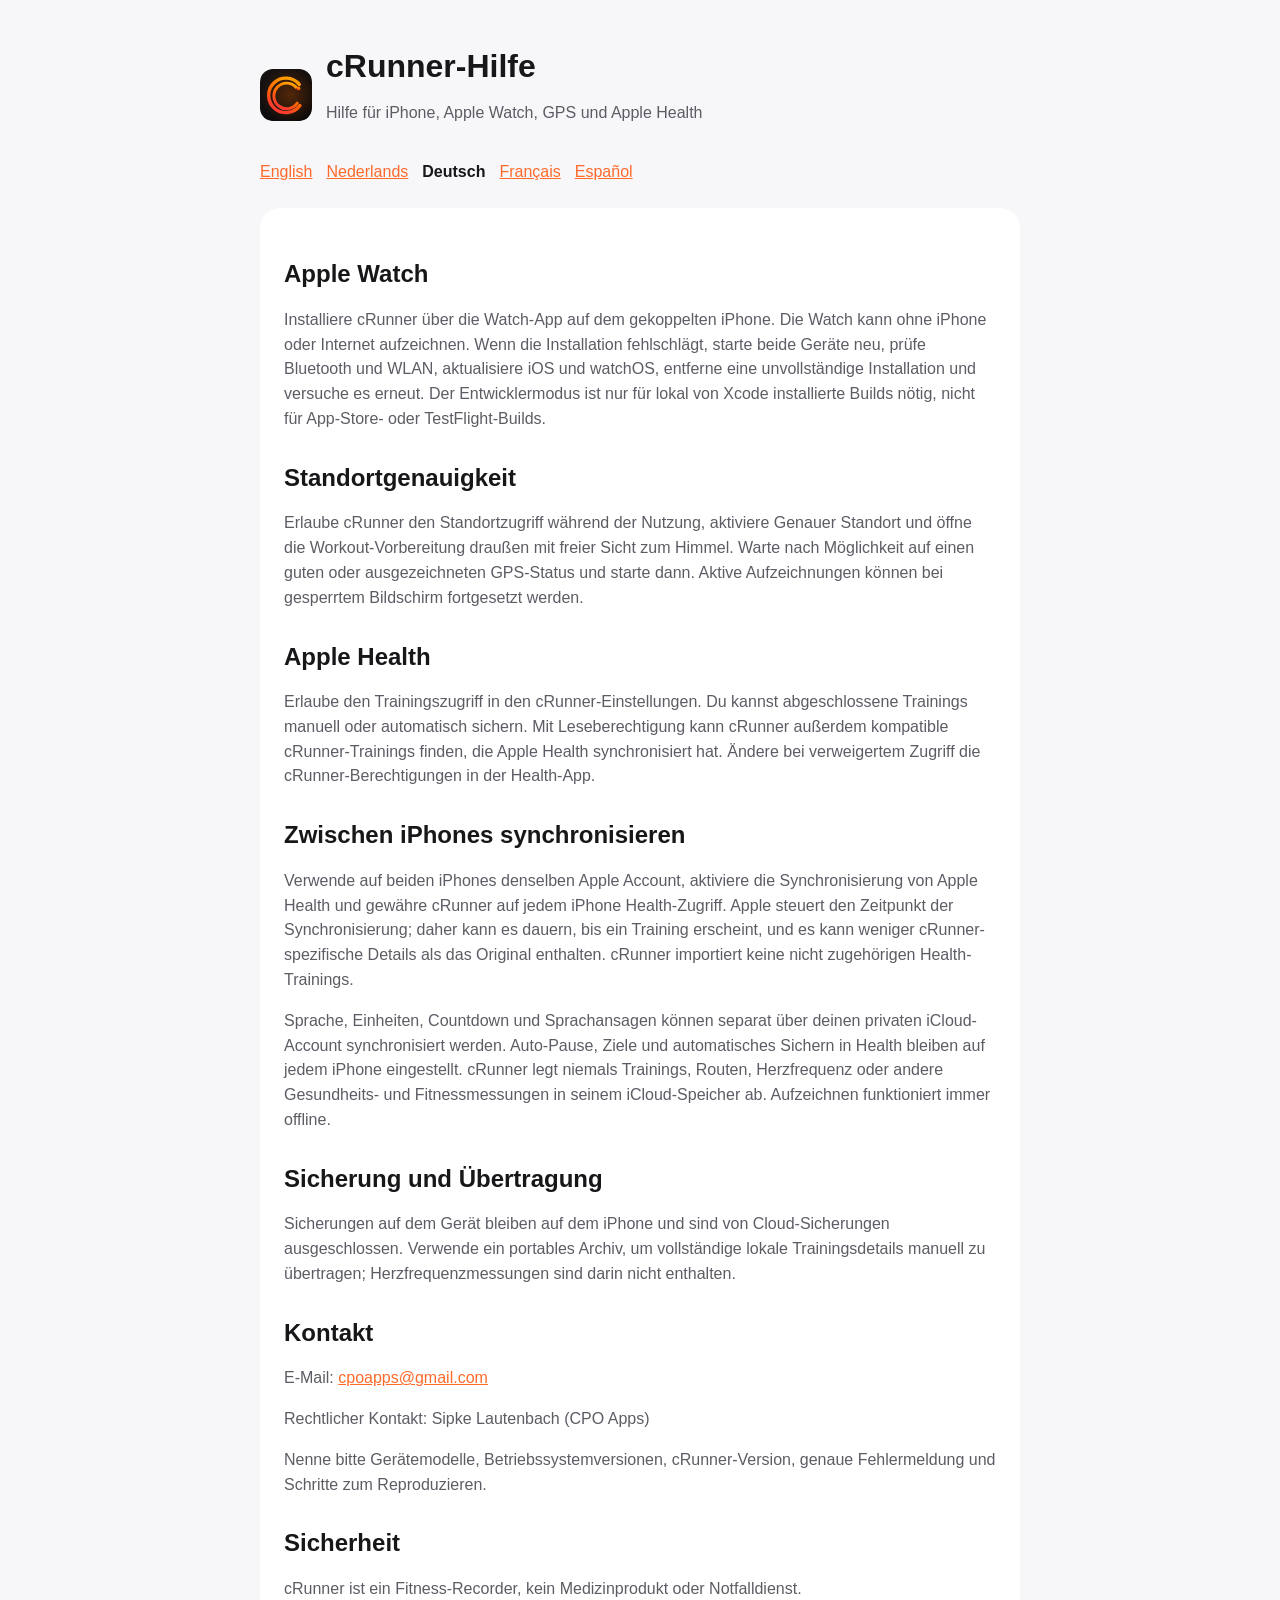
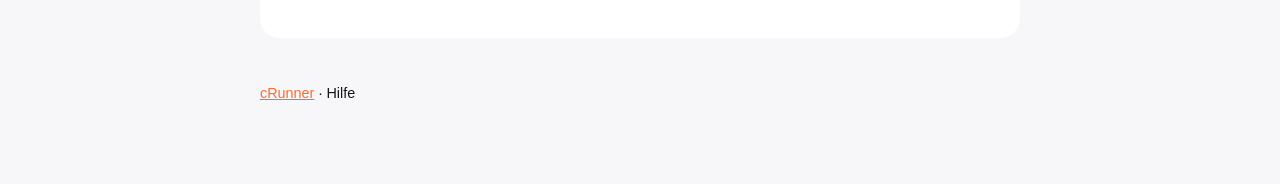
<file: de/support.html>
<!doctype html>
<html lang="de">
<head>
  <meta charset="utf-8">
  <meta name="viewport" content="width=device-width, initial-scale=1">
  <meta name="description" content="Offizielle Hilfe für cRunner auf iPhone und Apple Watch zu GPS, Apple Health, Sicherungen und Kontakt.">
  <title>cRunner-Hilfe</title>
  <link rel="icon" href="../logo.svg" type="image/svg+xml">
  <link rel="stylesheet" href="../styles.css">
</head>
<body>
<main>
  <header><img class="mark" src="../logo.svg" alt=""><div><h1>cRunner-Hilfe</h1><p>Hilfe für iPhone, Apple Watch, GPS und Apple Health</p></div></header>
  <nav class="languages" aria-label="Sprache"><a href="../support.html">English</a><a href="../nl/support.html">Nederlands</a><a href="support.html" aria-current="page">Deutsch</a><a href="../fr/support.html">Français</a><a href="../es/support.html">Español</a></nav>
  <div class="card">
    <h2>Apple Watch</h2>
    <p>Installiere cRunner über die Watch-App auf dem gekoppelten iPhone. Die Watch kann ohne iPhone oder Internet aufzeichnen. Wenn die Installation fehlschlägt, starte beide Geräte neu, prüfe Bluetooth und WLAN, aktualisiere iOS und watchOS, entferne eine unvollständige Installation und versuche es erneut. Der Entwicklermodus ist nur für lokal von Xcode installierte Builds nötig, nicht für App-Store- oder TestFlight-Builds.</p>
    <h2>Standortgenauigkeit</h2>
    <p>Erlaube cRunner den Standortzugriff während der Nutzung, aktiviere Genauer Standort und öffne die Workout-Vorbereitung draußen mit freier Sicht zum Himmel. Warte nach Möglichkeit auf einen guten oder ausgezeichneten GPS-Status und starte dann. Aktive Aufzeichnungen können bei gesperrtem Bildschirm fortgesetzt werden.</p>
    <h2>Apple Health</h2>
    <p>Erlaube den Trainingszugriff in den cRunner-Einstellungen. Du kannst abgeschlossene Trainings manuell oder automatisch sichern. Mit Leseberechtigung kann cRunner außerdem kompatible cRunner-Trainings finden, die Apple Health synchronisiert hat. Ändere bei verweigertem Zugriff die cRunner-Berechtigungen in der Health-App.</p>
    <h2>Zwischen iPhones synchronisieren</h2>
    <p>Verwende auf beiden iPhones denselben Apple Account, aktiviere die Synchronisierung von Apple Health und gewähre cRunner auf jedem iPhone Health-Zugriff. Apple steuert den Zeitpunkt der Synchronisierung; daher kann es dauern, bis ein Training erscheint, und es kann weniger cRunner-spezifische Details als das Original enthalten. cRunner importiert keine nicht zugehörigen Health-Trainings.</p>
    <p>Sprache, Einheiten, Countdown und Sprachansagen können separat über deinen privaten iCloud-Account synchronisiert werden. Auto-Pause, Ziele und automatisches Sichern in Health bleiben auf jedem iPhone eingestellt. cRunner legt niemals Trainings, Routen, Herzfrequenz oder andere Gesundheits- und Fitnessmessungen in seinem iCloud-Speicher ab. Aufzeichnen funktioniert immer offline.</p>
    <h2>Sicherung und Übertragung</h2>
    <p>Sicherungen auf dem Gerät bleiben auf dem iPhone und sind von Cloud-Sicherungen ausgeschlossen. Verwende ein portables Archiv, um vollständige lokale Trainingsdetails manuell zu übertragen; Herzfrequenzmessungen sind darin nicht enthalten.</p>
    <h2>Kontakt</h2>
    <p>E-Mail: <a href="mailto:cpoapps@gmail.com">cpoapps@gmail.com</a></p>
    <p>Rechtlicher Kontakt: Sipke Lautenbach (CPO Apps)</p>
    <p>Nenne bitte Gerätemodelle, Betriebssystemversionen, cRunner-Version, genaue Fehlermeldung und Schritte zum Reproduzieren.</p>
    <h2>Sicherheit</h2>
    <p>cRunner ist ein Fitness-Recorder, kein Medizinprodukt oder Notfalldienst.</p>
  </div>
  <footer><a href="index.html">cRunner</a> · Hilfe</footer>
</main>
</body>
</html>
</file>
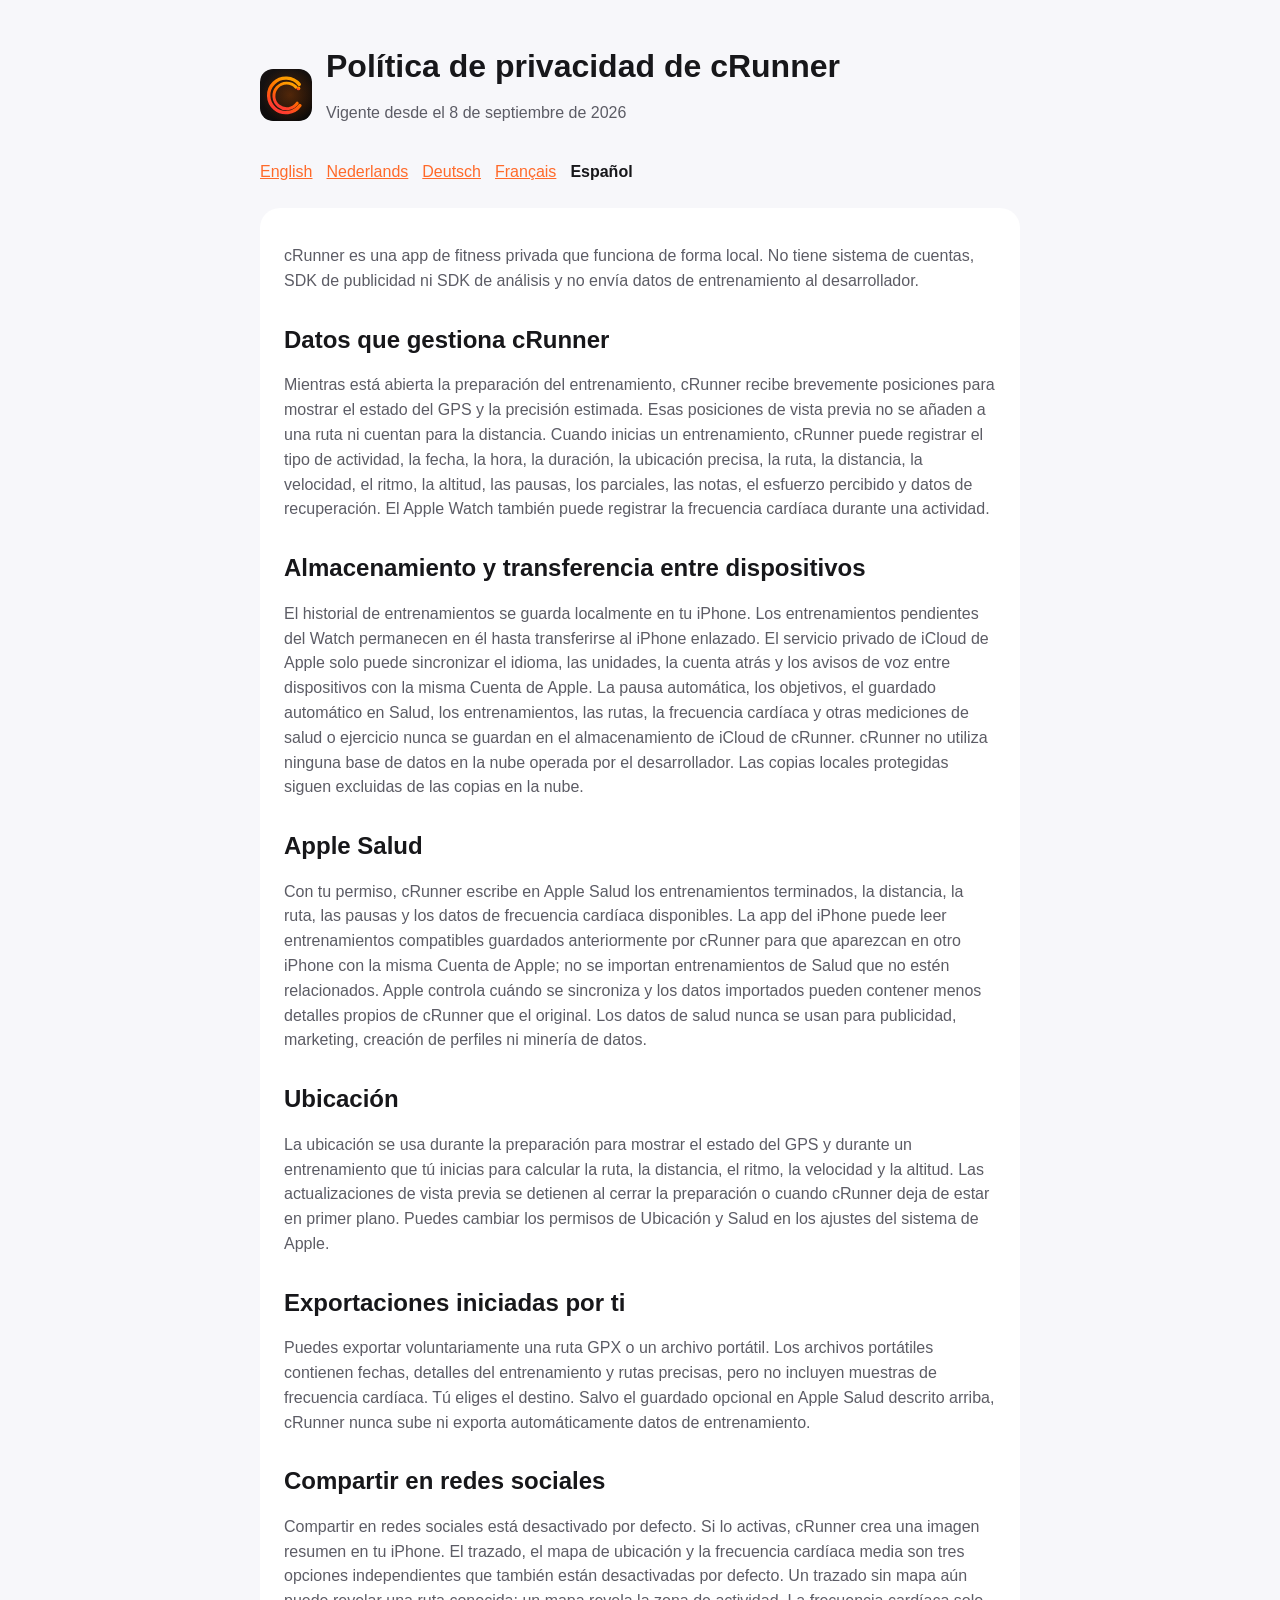
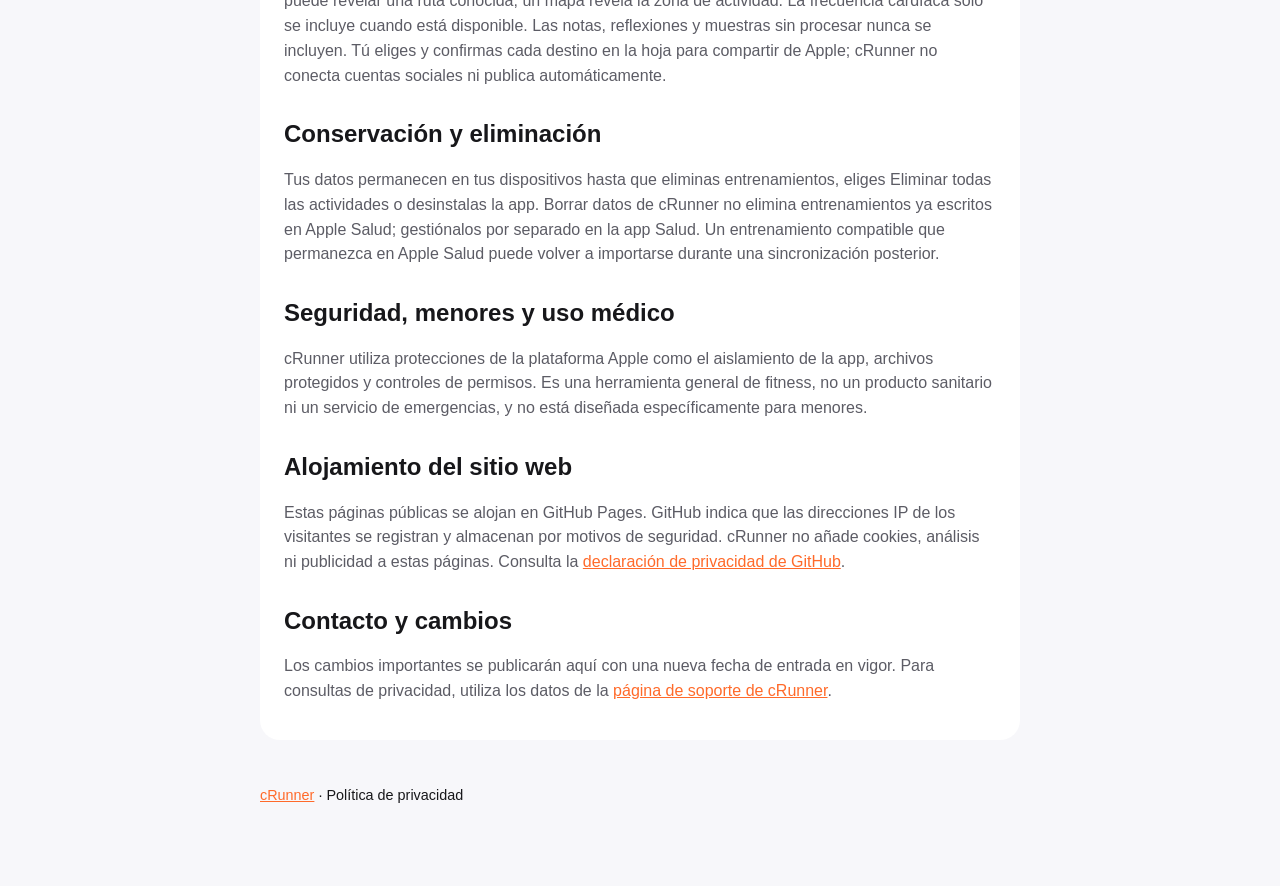
<file: es/privacy.html>
<!doctype html>
<html lang="es">
<head>
  <meta charset="utf-8">
  <meta name="viewport" content="width=device-width, initial-scale=1">
  <meta name="description" content="La política de privacidad de cRunner explica cómo mantienes el control de tus datos de entrenamiento, ubicación, Salud y Watch.">
  <title>Política de privacidad de cRunner</title>
  <link rel="icon" href="../logo.svg" type="image/svg+xml">
  <link rel="stylesheet" href="../styles.css">
</head>
<body>
<main>
  <header><img class="mark" src="../logo.svg" alt=""><div><h1>Política de privacidad de cRunner</h1><p>Vigente desde el 8 de septiembre de 2026</p></div></header>
  <nav class="languages" aria-label="Idioma"><a href="../privacy.html">English</a><a href="../nl/privacy.html">Nederlands</a><a href="../de/privacy.html">Deutsch</a><a href="../fr/privacy.html">Français</a><a href="privacy.html" aria-current="page">Español</a></nav>
  <div class="card">
    <p>cRunner es una app de fitness privada que funciona de forma local. No tiene sistema de cuentas, SDK de publicidad ni SDK de análisis y no envía datos de entrenamiento al desarrollador.</p>
    <h2>Datos que gestiona cRunner</h2>
    <p>Mientras está abierta la preparación del entrenamiento, cRunner recibe brevemente posiciones para mostrar el estado del GPS y la precisión estimada. Esas posiciones de vista previa no se añaden a una ruta ni cuentan para la distancia. Cuando inicias un entrenamiento, cRunner puede registrar el tipo de actividad, la fecha, la hora, la duración, la ubicación precisa, la ruta, la distancia, la velocidad, el ritmo, la altitud, las pausas, los parciales, las notas, el esfuerzo percibido y datos de recuperación. El Apple Watch también puede registrar la frecuencia cardíaca durante una actividad.</p>
    <h2>Almacenamiento y transferencia entre dispositivos</h2>
    <p>El historial de entrenamientos se guarda localmente en tu iPhone. Los entrenamientos pendientes del Watch permanecen en él hasta transferirse al iPhone enlazado. El servicio privado de iCloud de Apple solo puede sincronizar el idioma, las unidades, la cuenta atrás y los avisos de voz entre dispositivos con la misma Cuenta de Apple. La pausa automática, los objetivos, el guardado automático en Salud, los entrenamientos, las rutas, la frecuencia cardíaca y otras mediciones de salud o ejercicio nunca se guardan en el almacenamiento de iCloud de cRunner. cRunner no utiliza ninguna base de datos en la nube operada por el desarrollador. Las copias locales protegidas siguen excluidas de las copias en la nube.</p>
    <h2>Apple Salud</h2>
    <p>Con tu permiso, cRunner escribe en Apple Salud los entrenamientos terminados, la distancia, la ruta, las pausas y los datos de frecuencia cardíaca disponibles. La app del iPhone puede leer entrenamientos compatibles guardados anteriormente por cRunner para que aparezcan en otro iPhone con la misma Cuenta de Apple; no se importan entrenamientos de Salud que no estén relacionados. Apple controla cuándo se sincroniza y los datos importados pueden contener menos detalles propios de cRunner que el original. Los datos de salud nunca se usan para publicidad, marketing, creación de perfiles ni minería de datos.</p>
    <h2>Ubicación</h2>
    <p>La ubicación se usa durante la preparación para mostrar el estado del GPS y durante un entrenamiento que tú inicias para calcular la ruta, la distancia, el ritmo, la velocidad y la altitud. Las actualizaciones de vista previa se detienen al cerrar la preparación o cuando cRunner deja de estar en primer plano. Puedes cambiar los permisos de Ubicación y Salud en los ajustes del sistema de Apple.</p>
    <h2>Exportaciones iniciadas por ti</h2>
    <p>Puedes exportar voluntariamente una ruta GPX o un archivo portátil. Los archivos portátiles contienen fechas, detalles del entrenamiento y rutas precisas, pero no incluyen muestras de frecuencia cardíaca. Tú eliges el destino. Salvo el guardado opcional en Apple Salud descrito arriba, cRunner nunca sube ni exporta automáticamente datos de entrenamiento.</p>
    <h2>Compartir en redes sociales</h2>
    <p>Compartir en redes sociales está desactivado por defecto. Si lo activas, cRunner crea una imagen resumen en tu iPhone. El trazado, el mapa de ubicación y la frecuencia cardíaca media son tres opciones independientes que también están desactivadas por defecto. Un trazado sin mapa aún puede revelar una ruta conocida; un mapa revela la zona de actividad. La frecuencia cardíaca solo se incluye cuando está disponible. Las notas, reflexiones y muestras sin procesar nunca se incluyen. Tú eliges y confirmas cada destino en la hoja para compartir de Apple; cRunner no conecta cuentas sociales ni publica automáticamente.</p>
    <h2>Conservación y eliminación</h2>
    <p>Tus datos permanecen en tus dispositivos hasta que eliminas entrenamientos, eliges Eliminar todas las actividades o desinstalas la app. Borrar datos de cRunner no elimina entrenamientos ya escritos en Apple Salud; gestiónalos por separado en la app Salud. Un entrenamiento compatible que permanezca en Apple Salud puede volver a importarse durante una sincronización posterior.</p>
    <h2>Seguridad, menores y uso médico</h2>
    <p>cRunner utiliza protecciones de la plataforma Apple como el aislamiento de la app, archivos protegidos y controles de permisos. Es una herramienta general de fitness, no un producto sanitario ni un servicio de emergencias, y no está diseñada específicamente para menores.</p>
    <h2>Alojamiento del sitio web</h2>
    <p>Estas páginas públicas se alojan en GitHub Pages. GitHub indica que las direcciones IP de los visitantes se registran y almacenan por motivos de seguridad. cRunner no añade cookies, análisis ni publicidad a estas páginas. Consulta la <a href="https://docs.github.com/en/site-policy/privacy-policies/github-general-privacy-statement">declaración de privacidad de GitHub</a>.</p>
    <h2>Contacto y cambios</h2>
    <p>Los cambios importantes se publicarán aquí con una nueva fecha de entrada en vigor. Para consultas de privacidad, utiliza los datos de la <a href="support.html">página de soporte de cRunner</a>.</p>
  </div>
  <footer><a href="index.html">cRunner</a> · Política de privacidad</footer>
</main>
</body>
</html>
</file>
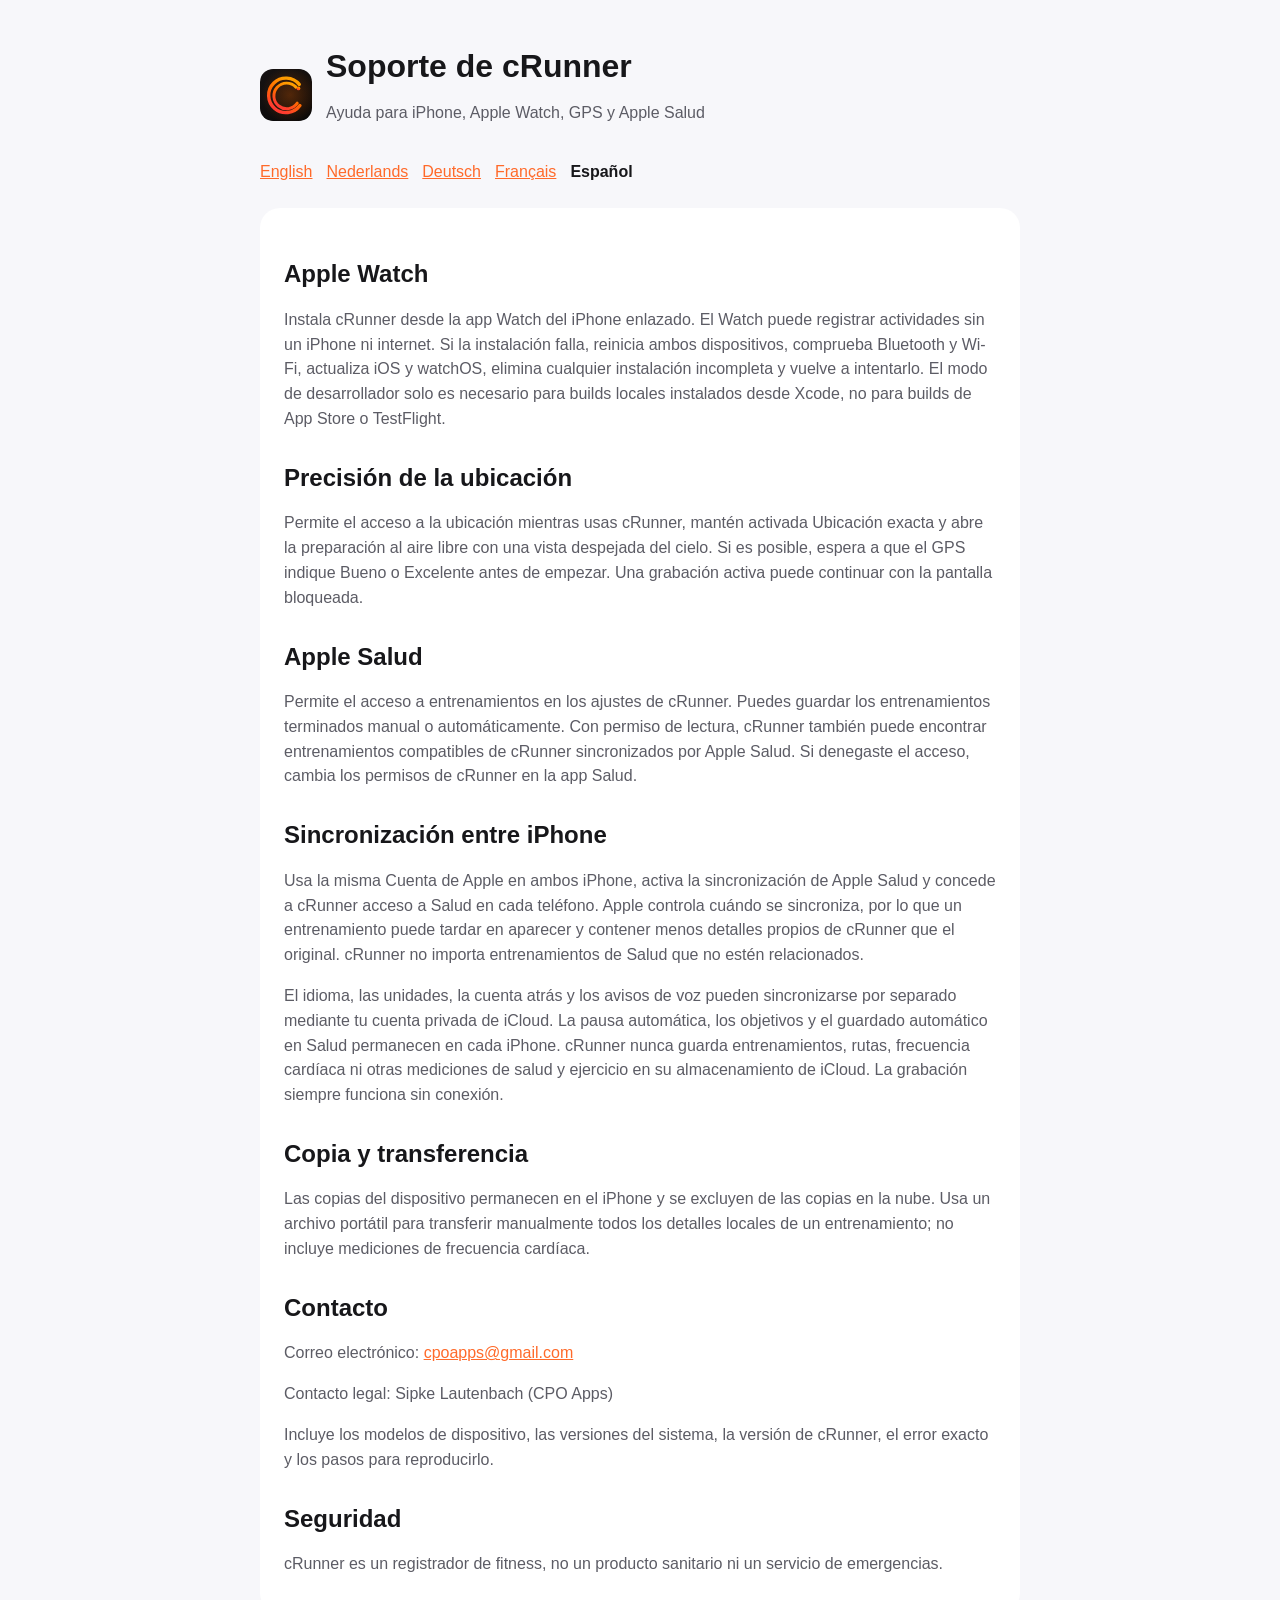
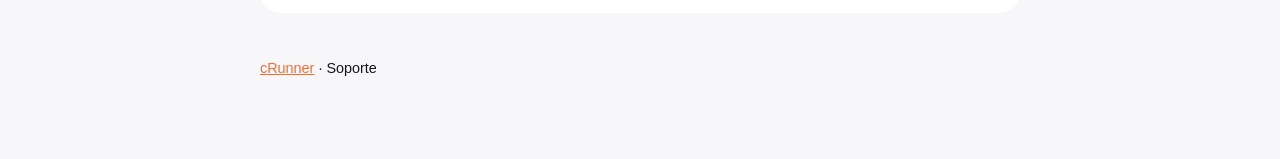
<file: es/support.html>
<!doctype html>
<html lang="es">
<head>
  <meta charset="utf-8">
  <meta name="viewport" content="width=device-width, initial-scale=1">
  <meta name="description" content="Soporte oficial de cRunner para iPhone y Apple Watch: GPS, Apple Salud, copias y contacto.">
  <title>Soporte de cRunner</title>
  <link rel="icon" href="../logo.svg" type="image/svg+xml">
  <link rel="stylesheet" href="../styles.css">
</head>
<body>
<main>
  <header><img class="mark" src="../logo.svg" alt=""><div><h1>Soporte de cRunner</h1><p>Ayuda para iPhone, Apple Watch, GPS y Apple Salud</p></div></header>
  <nav class="languages" aria-label="Idioma"><a href="../support.html">English</a><a href="../nl/support.html">Nederlands</a><a href="../de/support.html">Deutsch</a><a href="../fr/support.html">Français</a><a href="support.html" aria-current="page">Español</a></nav>
  <div class="card">
    <h2>Apple Watch</h2>
    <p>Instala cRunner desde la app Watch del iPhone enlazado. El Watch puede registrar actividades sin un iPhone ni internet. Si la instalación falla, reinicia ambos dispositivos, comprueba Bluetooth y Wi-Fi, actualiza iOS y watchOS, elimina cualquier instalación incompleta y vuelve a intentarlo. El modo de desarrollador solo es necesario para builds locales instalados desde Xcode, no para builds de App Store o TestFlight.</p>
    <h2>Precisión de la ubicación</h2>
    <p>Permite el acceso a la ubicación mientras usas cRunner, mantén activada Ubicación exacta y abre la preparación al aire libre con una vista despejada del cielo. Si es posible, espera a que el GPS indique Bueno o Excelente antes de empezar. Una grabación activa puede continuar con la pantalla bloqueada.</p>
    <h2>Apple Salud</h2>
    <p>Permite el acceso a entrenamientos en los ajustes de cRunner. Puedes guardar los entrenamientos terminados manual o automáticamente. Con permiso de lectura, cRunner también puede encontrar entrenamientos compatibles de cRunner sincronizados por Apple Salud. Si denegaste el acceso, cambia los permisos de cRunner en la app Salud.</p>
    <h2>Sincronización entre iPhone</h2>
    <p>Usa la misma Cuenta de Apple en ambos iPhone, activa la sincronización de Apple Salud y concede a cRunner acceso a Salud en cada teléfono. Apple controla cuándo se sincroniza, por lo que un entrenamiento puede tardar en aparecer y contener menos detalles propios de cRunner que el original. cRunner no importa entrenamientos de Salud que no estén relacionados.</p>
    <p>El idioma, las unidades, la cuenta atrás y los avisos de voz pueden sincronizarse por separado mediante tu cuenta privada de iCloud. La pausa automática, los objetivos y el guardado automático en Salud permanecen en cada iPhone. cRunner nunca guarda entrenamientos, rutas, frecuencia cardíaca ni otras mediciones de salud y ejercicio en su almacenamiento de iCloud. La grabación siempre funciona sin conexión.</p>
    <h2>Copia y transferencia</h2>
    <p>Las copias del dispositivo permanecen en el iPhone y se excluyen de las copias en la nube. Usa un archivo portátil para transferir manualmente todos los detalles locales de un entrenamiento; no incluye mediciones de frecuencia cardíaca.</p>
    <h2>Contacto</h2>
    <p>Correo electrónico: <a href="mailto:cpoapps@gmail.com">cpoapps@gmail.com</a></p>
    <p>Contacto legal: Sipke Lautenbach (CPO Apps)</p>
    <p>Incluye los modelos de dispositivo, las versiones del sistema, la versión de cRunner, el error exacto y los pasos para reproducirlo.</p>
    <h2>Seguridad</h2>
    <p>cRunner es un registrador de fitness, no un producto sanitario ni un servicio de emergencias.</p>
  </div>
  <footer><a href="index.html">cRunner</a> · Soporte</footer>
</main>
</body>
</html>
</file>
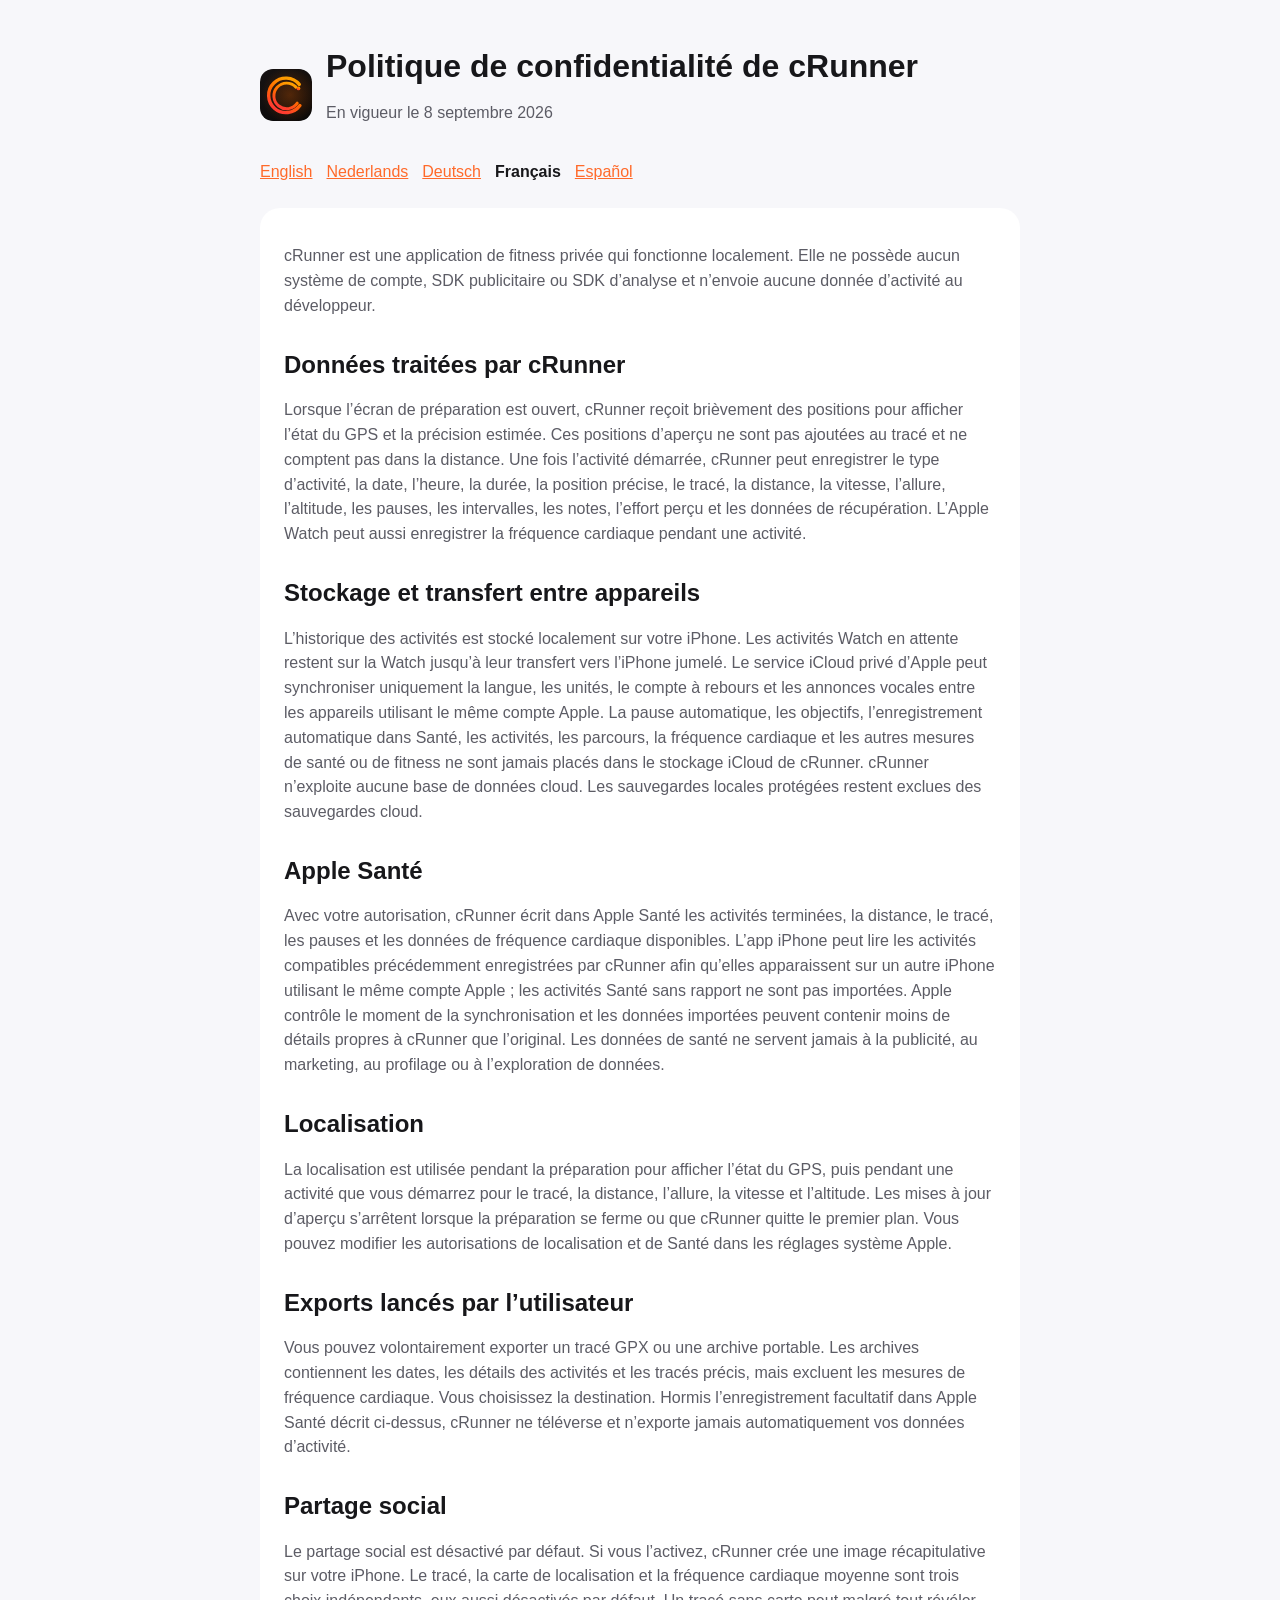
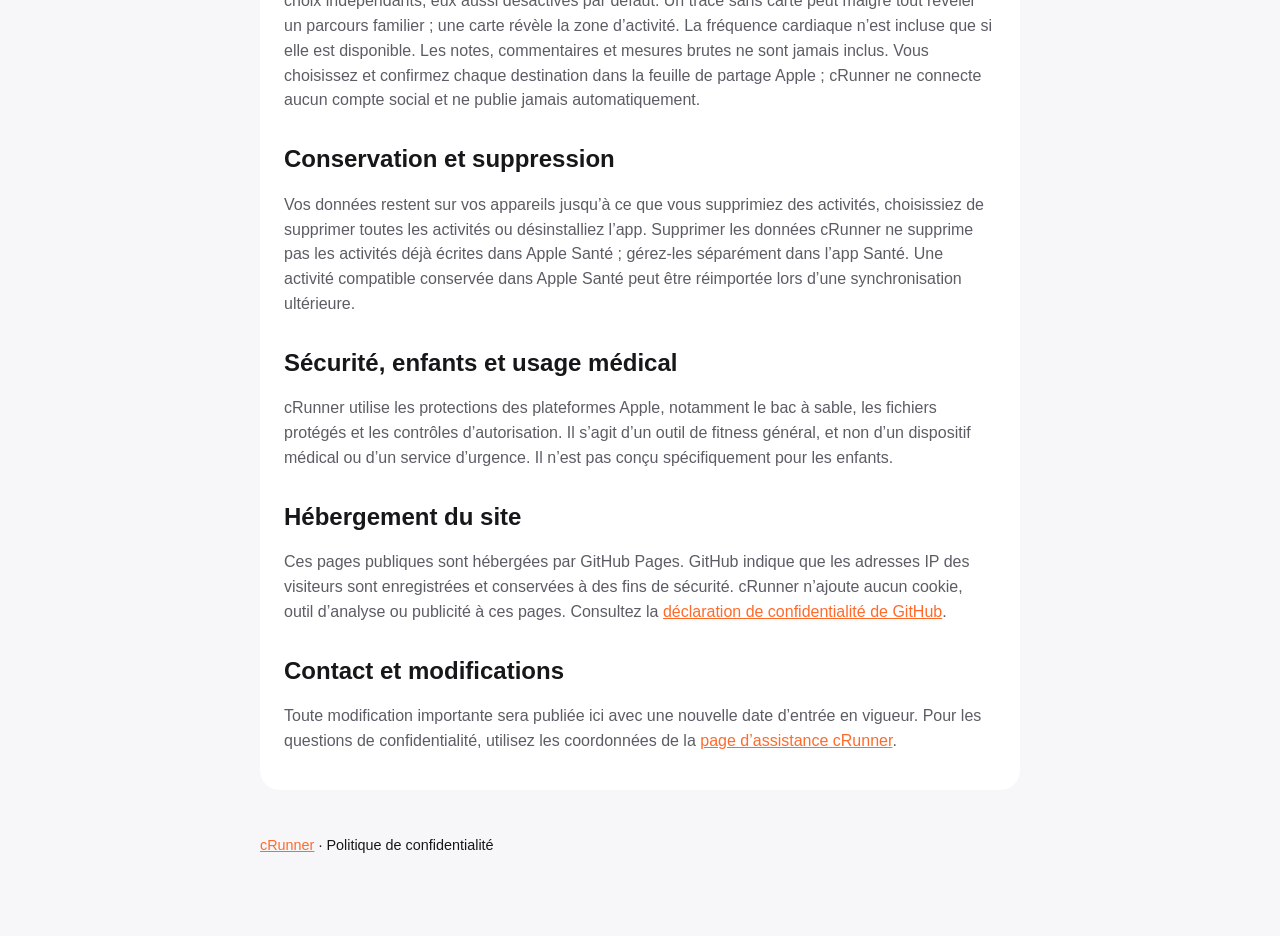
<file: fr/privacy.html>
<!doctype html>
<html lang="fr">
<head>
  <meta charset="utf-8">
  <meta name="viewport" content="width=device-width, initial-scale=1">
  <meta name="description" content="La politique de confidentialité de cRunner explique comment vos données d’activité, de localisation, de Santé et de Watch restent sous votre contrôle.">
  <title>Politique de confidentialité de cRunner</title>
  <link rel="icon" href="../logo.svg" type="image/svg+xml">
  <link rel="stylesheet" href="../styles.css">
</head>
<body>
<main>
  <header><img class="mark" src="../logo.svg" alt=""><div><h1>Politique de confidentialité de cRunner</h1><p>En vigueur le 8 septembre 2026</p></div></header>
  <nav class="languages" aria-label="Langue"><a href="../privacy.html">English</a><a href="../nl/privacy.html">Nederlands</a><a href="../de/privacy.html">Deutsch</a><a href="privacy.html" aria-current="page">Français</a><a href="../es/privacy.html">Español</a></nav>
  <div class="card">
    <p>cRunner est une application de fitness privée qui fonctionne localement. Elle ne possède aucun système de compte, SDK publicitaire ou SDK d’analyse et n’envoie aucune donnée d’activité au développeur.</p>
    <h2>Données traitées par cRunner</h2>
    <p>Lorsque l’écran de préparation est ouvert, cRunner reçoit brièvement des positions pour afficher l’état du GPS et la précision estimée. Ces positions d’aperçu ne sont pas ajoutées au tracé et ne comptent pas dans la distance. Une fois l’activité démarrée, cRunner peut enregistrer le type d’activité, la date, l’heure, la durée, la position précise, le tracé, la distance, la vitesse, l’allure, l’altitude, les pauses, les intervalles, les notes, l’effort perçu et les données de récupération. L’Apple Watch peut aussi enregistrer la fréquence cardiaque pendant une activité.</p>
    <h2>Stockage et transfert entre appareils</h2>
    <p>L’historique des activités est stocké localement sur votre iPhone. Les activités Watch en attente restent sur la Watch jusqu’à leur transfert vers l’iPhone jumelé. Le service iCloud privé d’Apple peut synchroniser uniquement la langue, les unités, le compte à rebours et les annonces vocales entre les appareils utilisant le même compte Apple. La pause automatique, les objectifs, l’enregistrement automatique dans Santé, les activités, les parcours, la fréquence cardiaque et les autres mesures de santé ou de fitness ne sont jamais placés dans le stockage iCloud de cRunner. cRunner n’exploite aucune base de données cloud. Les sauvegardes locales protégées restent exclues des sauvegardes cloud.</p>
    <h2>Apple Santé</h2>
    <p>Avec votre autorisation, cRunner écrit dans Apple Santé les activités terminées, la distance, le tracé, les pauses et les données de fréquence cardiaque disponibles. L’app iPhone peut lire les activités compatibles précédemment enregistrées par cRunner afin qu’elles apparaissent sur un autre iPhone utilisant le même compte Apple ; les activités Santé sans rapport ne sont pas importées. Apple contrôle le moment de la synchronisation et les données importées peuvent contenir moins de détails propres à cRunner que l’original. Les données de santé ne servent jamais à la publicité, au marketing, au profilage ou à l’exploration de données.</p>
    <h2>Localisation</h2>
    <p>La localisation est utilisée pendant la préparation pour afficher l’état du GPS, puis pendant une activité que vous démarrez pour le tracé, la distance, l’allure, la vitesse et l’altitude. Les mises à jour d’aperçu s’arrêtent lorsque la préparation se ferme ou que cRunner quitte le premier plan. Vous pouvez modifier les autorisations de localisation et de Santé dans les réglages système Apple.</p>
    <h2>Exports lancés par l’utilisateur</h2>
    <p>Vous pouvez volontairement exporter un tracé GPX ou une archive portable. Les archives contiennent les dates, les détails des activités et les tracés précis, mais excluent les mesures de fréquence cardiaque. Vous choisissez la destination. Hormis l’enregistrement facultatif dans Apple Santé décrit ci-dessus, cRunner ne téléverse et n’exporte jamais automatiquement vos données d’activité.</p>
    <h2>Partage social</h2>
    <p>Le partage social est désactivé par défaut. Si vous l’activez, cRunner crée une image récapitulative sur votre iPhone. Le tracé, la carte de localisation et la fréquence cardiaque moyenne sont trois choix indépendants, eux aussi désactivés par défaut. Un tracé sans carte peut malgré tout révéler un parcours familier ; une carte révèle la zone d’activité. La fréquence cardiaque n’est incluse que si elle est disponible. Les notes, commentaires et mesures brutes ne sont jamais inclus. Vous choisissez et confirmez chaque destination dans la feuille de partage Apple ; cRunner ne connecte aucun compte social et ne publie jamais automatiquement.</p>
    <h2>Conservation et suppression</h2>
    <p>Vos données restent sur vos appareils jusqu’à ce que vous supprimiez des activités, choisissiez de supprimer toutes les activités ou désinstalliez l’app. Supprimer les données cRunner ne supprime pas les activités déjà écrites dans Apple Santé ; gérez-les séparément dans l’app Santé. Une activité compatible conservée dans Apple Santé peut être réimportée lors d’une synchronisation ultérieure.</p>
    <h2>Sécurité, enfants et usage médical</h2>
    <p>cRunner utilise les protections des plateformes Apple, notamment le bac à sable, les fichiers protégés et les contrôles d’autorisation. Il s’agit d’un outil de fitness général, et non d’un dispositif médical ou d’un service d’urgence. Il n’est pas conçu spécifiquement pour les enfants.</p>
    <h2>Hébergement du site</h2>
    <p>Ces pages publiques sont hébergées par GitHub Pages. GitHub indique que les adresses IP des visiteurs sont enregistrées et conservées à des fins de sécurité. cRunner n’ajoute aucun cookie, outil d’analyse ou publicité à ces pages. Consultez la <a href="https://docs.github.com/en/site-policy/privacy-policies/github-general-privacy-statement">déclaration de confidentialité de GitHub</a>.</p>
    <h2>Contact et modifications</h2>
    <p>Toute modification importante sera publiée ici avec une nouvelle date d’entrée en vigueur. Pour les questions de confidentialité, utilisez les coordonnées de la <a href="support.html">page d’assistance cRunner</a>.</p>
  </div>
  <footer><a href="index.html">cRunner</a> · Politique de confidentialité</footer>
</main>
</body>
</html>
</file>
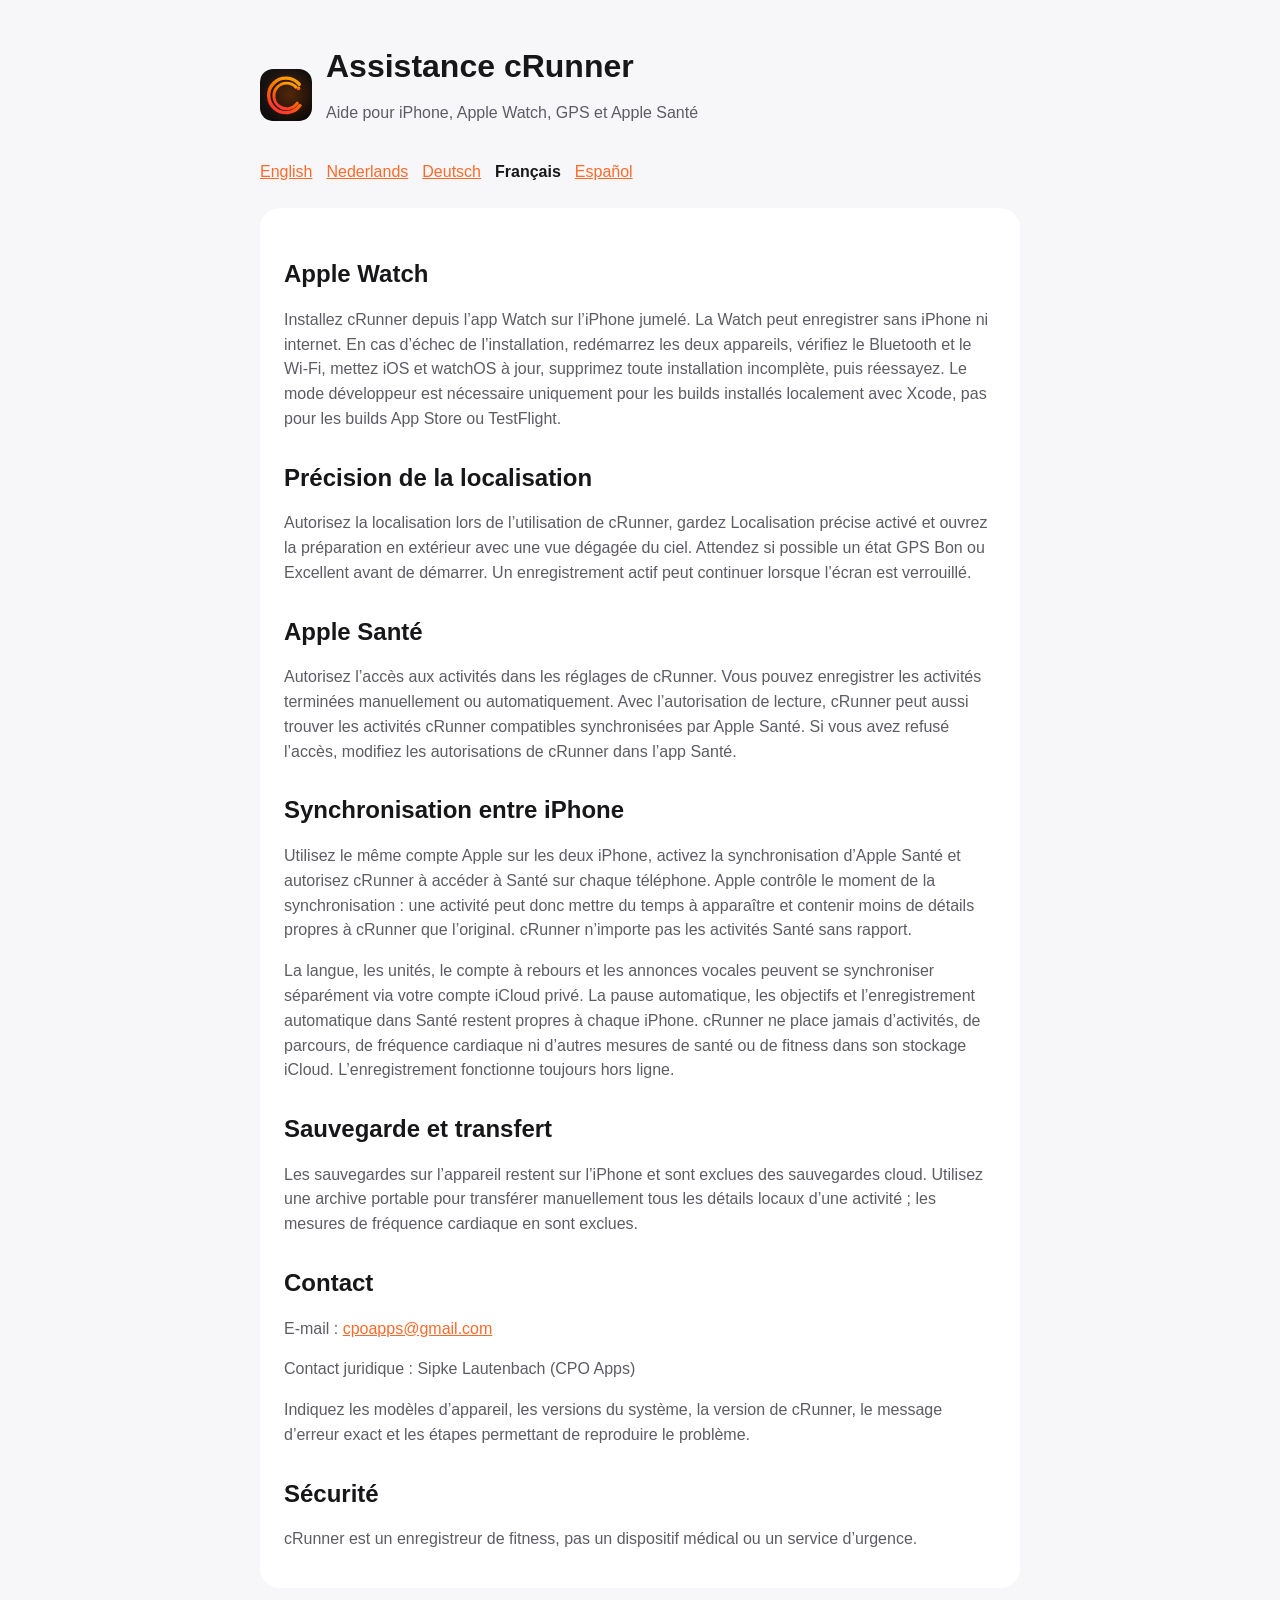
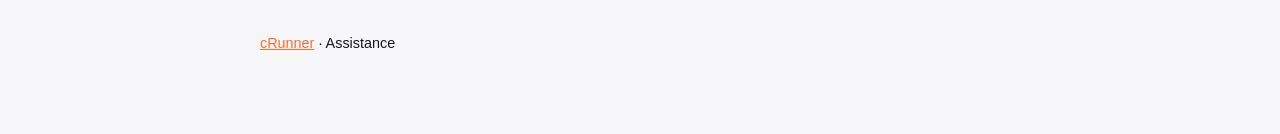
<file: fr/support.html>
<!doctype html>
<html lang="fr">
<head>
  <meta charset="utf-8">
  <meta name="viewport" content="width=device-width, initial-scale=1">
  <meta name="description" content="Assistance officielle pour cRunner sur iPhone et Apple Watch : GPS, Apple Santé, sauvegarde et contact.">
  <title>Assistance cRunner</title>
  <link rel="icon" href="../logo.svg" type="image/svg+xml">
  <link rel="stylesheet" href="../styles.css">
</head>
<body>
<main>
  <header><img class="mark" src="../logo.svg" alt=""><div><h1>Assistance cRunner</h1><p>Aide pour iPhone, Apple Watch, GPS et Apple Santé</p></div></header>
  <nav class="languages" aria-label="Langue"><a href="../support.html">English</a><a href="../nl/support.html">Nederlands</a><a href="../de/support.html">Deutsch</a><a href="support.html" aria-current="page">Français</a><a href="../es/support.html">Español</a></nav>
  <div class="card">
    <h2>Apple Watch</h2>
    <p>Installez cRunner depuis l’app Watch sur l’iPhone jumelé. La Watch peut enregistrer sans iPhone ni internet. En cas d’échec de l’installation, redémarrez les deux appareils, vérifiez le Bluetooth et le Wi-Fi, mettez iOS et watchOS à jour, supprimez toute installation incomplète, puis réessayez. Le mode développeur est nécessaire uniquement pour les builds installés localement avec Xcode, pas pour les builds App Store ou TestFlight.</p>
    <h2>Précision de la localisation</h2>
    <p>Autorisez la localisation lors de l’utilisation de cRunner, gardez Localisation précise activé et ouvrez la préparation en extérieur avec une vue dégagée du ciel. Attendez si possible un état GPS Bon ou Excellent avant de démarrer. Un enregistrement actif peut continuer lorsque l’écran est verrouillé.</p>
    <h2>Apple Santé</h2>
    <p>Autorisez l’accès aux activités dans les réglages de cRunner. Vous pouvez enregistrer les activités terminées manuellement ou automatiquement. Avec l’autorisation de lecture, cRunner peut aussi trouver les activités cRunner compatibles synchronisées par Apple Santé. Si vous avez refusé l’accès, modifiez les autorisations de cRunner dans l’app Santé.</p>
    <h2>Synchronisation entre iPhone</h2>
    <p>Utilisez le même compte Apple sur les deux iPhone, activez la synchronisation d’Apple Santé et autorisez cRunner à accéder à Santé sur chaque téléphone. Apple contrôle le moment de la synchronisation : une activité peut donc mettre du temps à apparaître et contenir moins de détails propres à cRunner que l’original. cRunner n’importe pas les activités Santé sans rapport.</p>
    <p>La langue, les unités, le compte à rebours et les annonces vocales peuvent se synchroniser séparément via votre compte iCloud privé. La pause automatique, les objectifs et l’enregistrement automatique dans Santé restent propres à chaque iPhone. cRunner ne place jamais d’activités, de parcours, de fréquence cardiaque ni d’autres mesures de santé ou de fitness dans son stockage iCloud. L’enregistrement fonctionne toujours hors ligne.</p>
    <h2>Sauvegarde et transfert</h2>
    <p>Les sauvegardes sur l’appareil restent sur l’iPhone et sont exclues des sauvegardes cloud. Utilisez une archive portable pour transférer manuellement tous les détails locaux d’une activité ; les mesures de fréquence cardiaque en sont exclues.</p>
    <h2>Contact</h2>
    <p>E-mail : <a href="mailto:cpoapps@gmail.com">cpoapps@gmail.com</a></p>
    <p>Contact juridique : Sipke Lautenbach (CPO Apps)</p>
    <p>Indiquez les modèles d’appareil, les versions du système, la version de cRunner, le message d’erreur exact et les étapes permettant de reproduire le problème.</p>
    <h2>Sécurité</h2>
    <p>cRunner est un enregistreur de fitness, pas un dispositif médical ou un service d’urgence.</p>
  </div>
  <footer><a href="index.html">cRunner</a> · Assistance</footer>
</main>
</body>
</html>
</file>
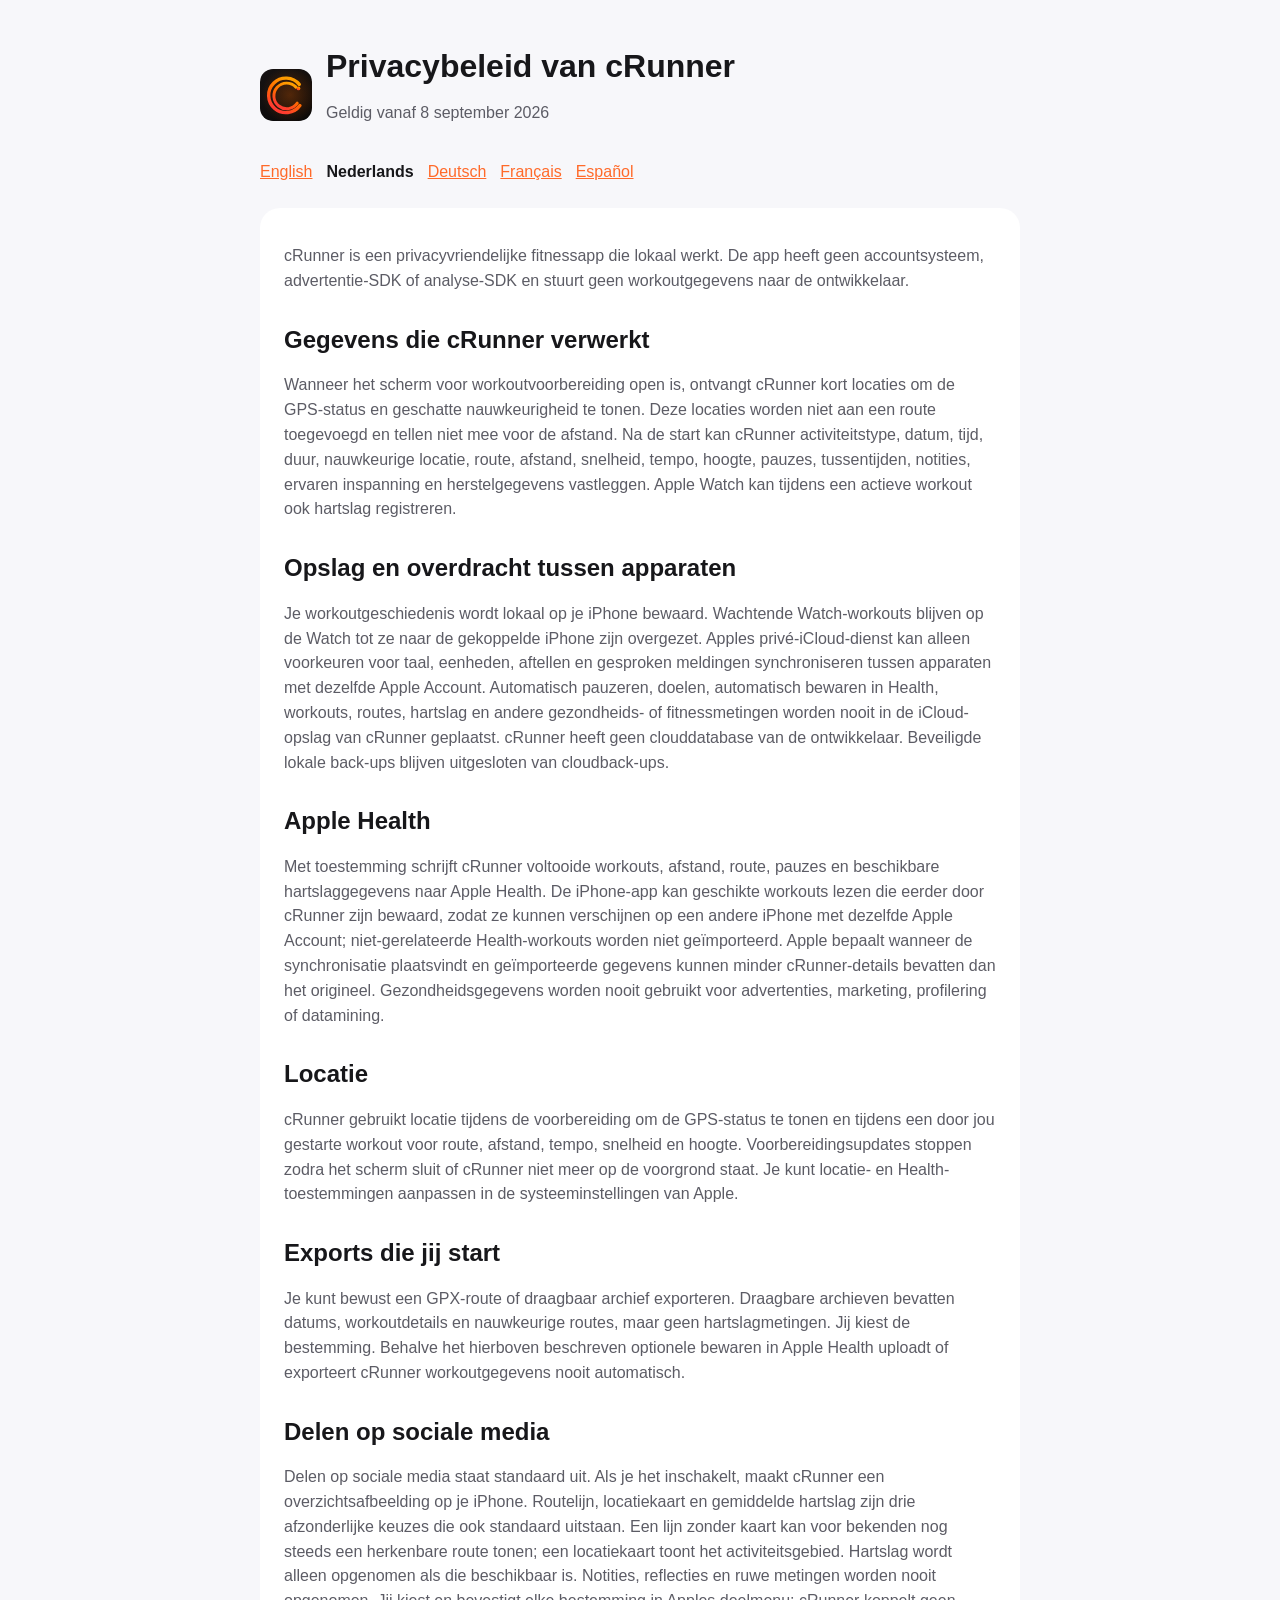
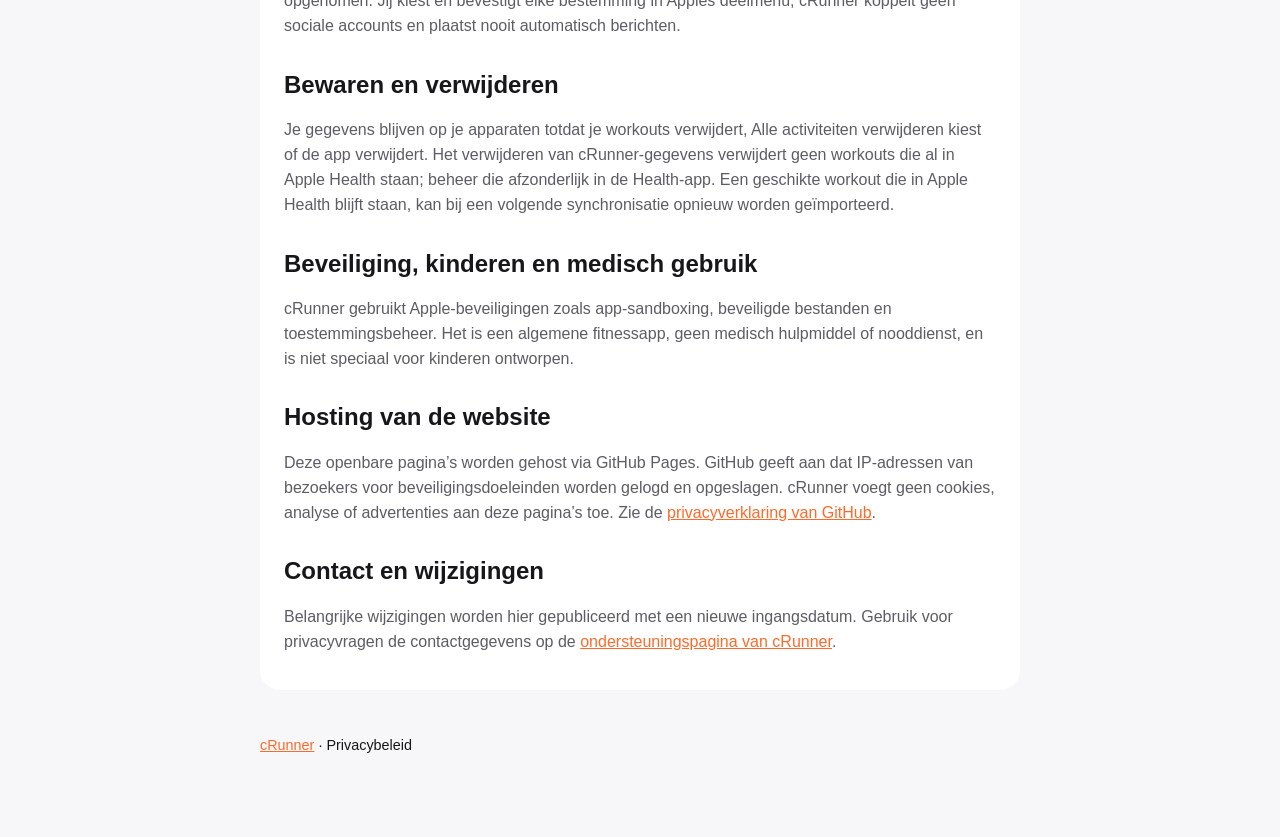
<file: nl/privacy.html>
<!doctype html>
<html lang="nl">
<head>
  <meta charset="utf-8">
  <meta name="viewport" content="width=device-width, initial-scale=1">
  <meta name="description" content="Het privacybeleid van cRunner legt uit hoe workout-, locatie-, Health- en Watch-gegevens onder jouw controle blijven.">
  <title>Privacybeleid van cRunner</title>
  <link rel="icon" href="../logo.svg" type="image/svg+xml">
  <link rel="stylesheet" href="../styles.css">
</head>
<body>
<main>
  <header><img class="mark" src="../logo.svg" alt=""><div><h1>Privacybeleid van cRunner</h1><p>Geldig vanaf 8 september 2026</p></div></header>
  <nav class="languages" aria-label="Taal"><a href="../privacy.html">English</a><a href="privacy.html" aria-current="page">Nederlands</a><a href="../de/privacy.html">Deutsch</a><a href="../fr/privacy.html">Français</a><a href="../es/privacy.html">Español</a></nav>
  <div class="card">
    <p>cRunner is een privacyvriendelijke fitnessapp die lokaal werkt. De app heeft geen accountsysteem, advertentie-SDK of analyse-SDK en stuurt geen workoutgegevens naar de ontwikkelaar.</p>
    <h2>Gegevens die cRunner verwerkt</h2>
    <p>Wanneer het scherm voor workoutvoorbereiding open is, ontvangt cRunner kort locaties om de GPS-status en geschatte nauwkeurigheid te tonen. Deze locaties worden niet aan een route toegevoegd en tellen niet mee voor de afstand. Na de start kan cRunner activiteitstype, datum, tijd, duur, nauwkeurige locatie, route, afstand, snelheid, tempo, hoogte, pauzes, tussentijden, notities, ervaren inspanning en herstelgegevens vastleggen. Apple Watch kan tijdens een actieve workout ook hartslag registreren.</p>
    <h2>Opslag en overdracht tussen apparaten</h2>
    <p>Je workoutgeschiedenis wordt lokaal op je iPhone bewaard. Wachtende Watch-workouts blijven op de Watch tot ze naar de gekoppelde iPhone zijn overgezet. Apples privé-iCloud-dienst kan alleen voorkeuren voor taal, eenheden, aftellen en gesproken meldingen synchroniseren tussen apparaten met dezelfde Apple Account. Automatisch pauzeren, doelen, automatisch bewaren in Health, workouts, routes, hartslag en andere gezondheids- of fitnessmetingen worden nooit in de iCloud-opslag van cRunner geplaatst. cRunner heeft geen clouddatabase van de ontwikkelaar. Beveiligde lokale back-ups blijven uitgesloten van cloudback-ups.</p>
    <h2>Apple Health</h2>
    <p>Met toestemming schrijft cRunner voltooide workouts, afstand, route, pauzes en beschikbare hartslaggegevens naar Apple Health. De iPhone-app kan geschikte workouts lezen die eerder door cRunner zijn bewaard, zodat ze kunnen verschijnen op een andere iPhone met dezelfde Apple Account; niet-gerelateerde Health-workouts worden niet geïmporteerd. Apple bepaalt wanneer de synchronisatie plaatsvindt en geïmporteerde gegevens kunnen minder cRunner-details bevatten dan het origineel. Gezondheidsgegevens worden nooit gebruikt voor advertenties, marketing, profilering of datamining.</p>
    <h2>Locatie</h2>
    <p>cRunner gebruikt locatie tijdens de voorbereiding om de GPS-status te tonen en tijdens een door jou gestarte workout voor route, afstand, tempo, snelheid en hoogte. Voorbereidingsupdates stoppen zodra het scherm sluit of cRunner niet meer op de voorgrond staat. Je kunt locatie- en Health-toestemmingen aanpassen in de systeeminstellingen van Apple.</p>
    <h2>Exports die jij start</h2>
    <p>Je kunt bewust een GPX-route of draagbaar archief exporteren. Draagbare archieven bevatten datums, workoutdetails en nauwkeurige routes, maar geen hartslagmetingen. Jij kiest de bestemming. Behalve het hierboven beschreven optionele bewaren in Apple Health uploadt of exporteert cRunner workoutgegevens nooit automatisch.</p>
    <h2>Delen op sociale media</h2>
    <p>Delen op sociale media staat standaard uit. Als je het inschakelt, maakt cRunner een overzichtsafbeelding op je iPhone. Routelijn, locatiekaart en gemiddelde hartslag zijn drie afzonderlijke keuzes die ook standaard uitstaan. Een lijn zonder kaart kan voor bekenden nog steeds een herkenbare route tonen; een locatiekaart toont het activiteitsgebied. Hartslag wordt alleen opgenomen als die beschikbaar is. Notities, reflecties en ruwe metingen worden nooit opgenomen. Jij kiest en bevestigt elke bestemming in Apples deelmenu; cRunner koppelt geen sociale accounts en plaatst nooit automatisch berichten.</p>
    <h2>Bewaren en verwijderen</h2>
    <p>Je gegevens blijven op je apparaten totdat je workouts verwijdert, Alle activiteiten verwijderen kiest of de app verwijdert. Het verwijderen van cRunner-gegevens verwijdert geen workouts die al in Apple Health staan; beheer die afzonderlijk in de Health-app. Een geschikte workout die in Apple Health blijft staan, kan bij een volgende synchronisatie opnieuw worden geïmporteerd.</p>
    <h2>Beveiliging, kinderen en medisch gebruik</h2>
    <p>cRunner gebruikt Apple-beveiligingen zoals app-sandboxing, beveiligde bestanden en toestemmingsbeheer. Het is een algemene fitnessapp, geen medisch hulpmiddel of nooddienst, en is niet speciaal voor kinderen ontworpen.</p>
    <h2>Hosting van de website</h2>
    <p>Deze openbare pagina’s worden gehost via GitHub Pages. GitHub geeft aan dat IP-adressen van bezoekers voor beveiligingsdoeleinden worden gelogd en opgeslagen. cRunner voegt geen cookies, analyse of advertenties aan deze pagina’s toe. Zie de <a href="https://docs.github.com/en/site-policy/privacy-policies/github-general-privacy-statement">privacyverklaring van GitHub</a>.</p>
    <h2>Contact en wijzigingen</h2>
    <p>Belangrijke wijzigingen worden hier gepubliceerd met een nieuwe ingangsdatum. Gebruik voor privacyvragen de contactgegevens op de <a href="support.html">ondersteuningspagina van cRunner</a>.</p>
  </div>
  <footer><a href="index.html">cRunner</a> · Privacybeleid</footer>
</main>
</body>
</html>
</file>
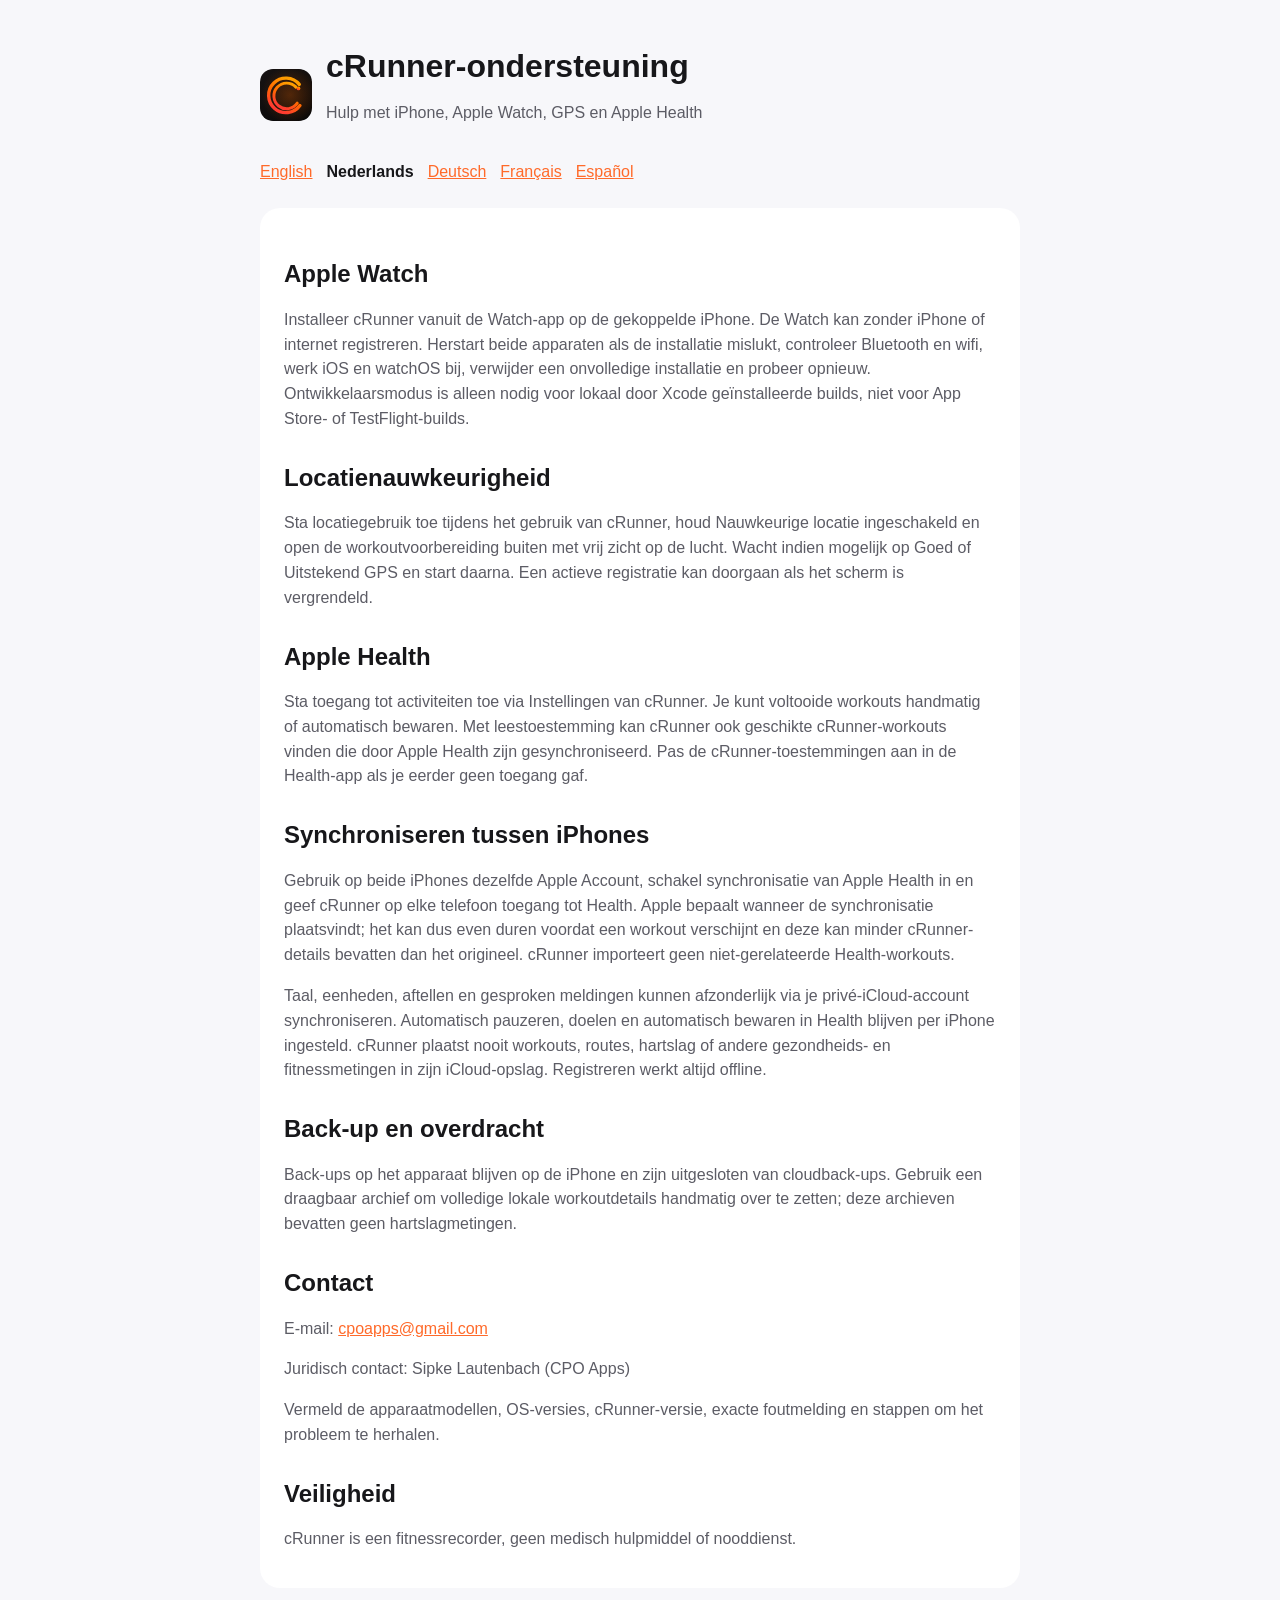
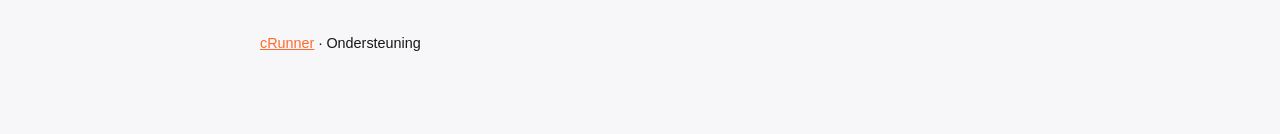
<file: nl/support.html>
<!doctype html>
<html lang="nl">
<head>
  <meta charset="utf-8">
  <meta name="viewport" content="width=device-width, initial-scale=1">
  <meta name="description" content="Officiële hulp voor cRunner op iPhone en Apple Watch, waaronder GPS, Apple Health, back-ups en contact.">
  <title>cRunner-ondersteuning</title>
  <link rel="icon" href="../logo.svg" type="image/svg+xml">
  <link rel="stylesheet" href="../styles.css">
</head>
<body>
<main>
  <header><img class="mark" src="../logo.svg" alt=""><div><h1>cRunner-ondersteuning</h1><p>Hulp met iPhone, Apple Watch, GPS en Apple Health</p></div></header>
  <nav class="languages" aria-label="Taal"><a href="../support.html">English</a><a href="support.html" aria-current="page">Nederlands</a><a href="../de/support.html">Deutsch</a><a href="../fr/support.html">Français</a><a href="../es/support.html">Español</a></nav>
  <div class="card">
    <h2>Apple Watch</h2>
    <p>Installeer cRunner vanuit de Watch-app op de gekoppelde iPhone. De Watch kan zonder iPhone of internet registreren. Herstart beide apparaten als de installatie mislukt, controleer Bluetooth en wifi, werk iOS en watchOS bij, verwijder een onvolledige installatie en probeer opnieuw. Ontwikkelaarsmodus is alleen nodig voor lokaal door Xcode geïnstalleerde builds, niet voor App Store- of TestFlight-builds.</p>
    <h2>Locatienauwkeurigheid</h2>
    <p>Sta locatiegebruik toe tijdens het gebruik van cRunner, houd Nauwkeurige locatie ingeschakeld en open de workoutvoorbereiding buiten met vrij zicht op de lucht. Wacht indien mogelijk op Goed of Uitstekend GPS en start daarna. Een actieve registratie kan doorgaan als het scherm is vergrendeld.</p>
    <h2>Apple Health</h2>
    <p>Sta toegang tot activiteiten toe via Instellingen van cRunner. Je kunt voltooide workouts handmatig of automatisch bewaren. Met leestoestemming kan cRunner ook geschikte cRunner-workouts vinden die door Apple Health zijn gesynchroniseerd. Pas de cRunner-toestemmingen aan in de Health-app als je eerder geen toegang gaf.</p>
    <h2>Synchroniseren tussen iPhones</h2>
    <p>Gebruik op beide iPhones dezelfde Apple Account, schakel synchronisatie van Apple Health in en geef cRunner op elke telefoon toegang tot Health. Apple bepaalt wanneer de synchronisatie plaatsvindt; het kan dus even duren voordat een workout verschijnt en deze kan minder cRunner-details bevatten dan het origineel. cRunner importeert geen niet-gerelateerde Health-workouts.</p>
    <p>Taal, eenheden, aftellen en gesproken meldingen kunnen afzonderlijk via je privé-iCloud-account synchroniseren. Automatisch pauzeren, doelen en automatisch bewaren in Health blijven per iPhone ingesteld. cRunner plaatst nooit workouts, routes, hartslag of andere gezondheids- en fitnessmetingen in zijn iCloud-opslag. Registreren werkt altijd offline.</p>
    <h2>Back-up en overdracht</h2>
    <p>Back-ups op het apparaat blijven op de iPhone en zijn uitgesloten van cloudback-ups. Gebruik een draagbaar archief om volledige lokale workoutdetails handmatig over te zetten; deze archieven bevatten geen hartslagmetingen.</p>
    <h2>Contact</h2>
    <p>E-mail: <a href="mailto:cpoapps@gmail.com">cpoapps@gmail.com</a></p>
    <p>Juridisch contact: Sipke Lautenbach (CPO Apps)</p>
    <p>Vermeld de apparaatmodellen, OS-versies, cRunner-versie, exacte foutmelding en stappen om het probleem te herhalen.</p>
    <h2>Veiligheid</h2>
    <p>cRunner is een fitnessrecorder, geen medisch hulpmiddel of nooddienst.</p>
  </div>
  <footer><a href="index.html">cRunner</a> · Ondersteuning</footer>
</main>
</body>
</html>
</file>
<file: styles.css>
:root {
  color-scheme: light dark;
  font-family: -apple-system, BlinkMacSystemFont, "Segoe UI", sans-serif;
  line-height: 1.55;
  --accent: #ff6a2a;
  --page: #f7f7fa;
  --card: #ffffff;
  --text: #17171a;
  --secondary: #5c5c65;
}

@media (prefers-color-scheme: dark) {
  :root {
    --page: #111114;
    --card: #1c1c20;
    --text: #f7f7fa;
    --secondary: #b4b4be;
  }
}

body {
  background: var(--page);
  color: var(--text);
  margin: 0;
}

main {
  max-width: 760px;
  margin: 0 auto;
  padding: 48px 22px 80px;
}

header {
  display: flex;
  align-items: center;
  gap: 14px;
  margin-bottom: 30px;
}

.mark {
  border-radius: 13px;
  height: 52px;
  width: 52px;
}

h1, h2 { line-height: 1.15; }
h1 { margin: 0; }
h2 { margin-top: 32px; }
p, li { color: var(--secondary); }
a { color: var(--accent); }
.card {
  background: var(--card);
  border-radius: 20px;
  padding: 20px 24px;
}
footer { margin-top: 44px; font-size: 0.9rem; }
.languages {
  display: flex;
  flex-wrap: wrap;
  gap: 8px 14px;
  margin: -12px 0 24px;
}
.languages a[aria-current="page"] {
  color: var(--text);
  font-weight: 700;
  text-decoration: none;
}
</file>
